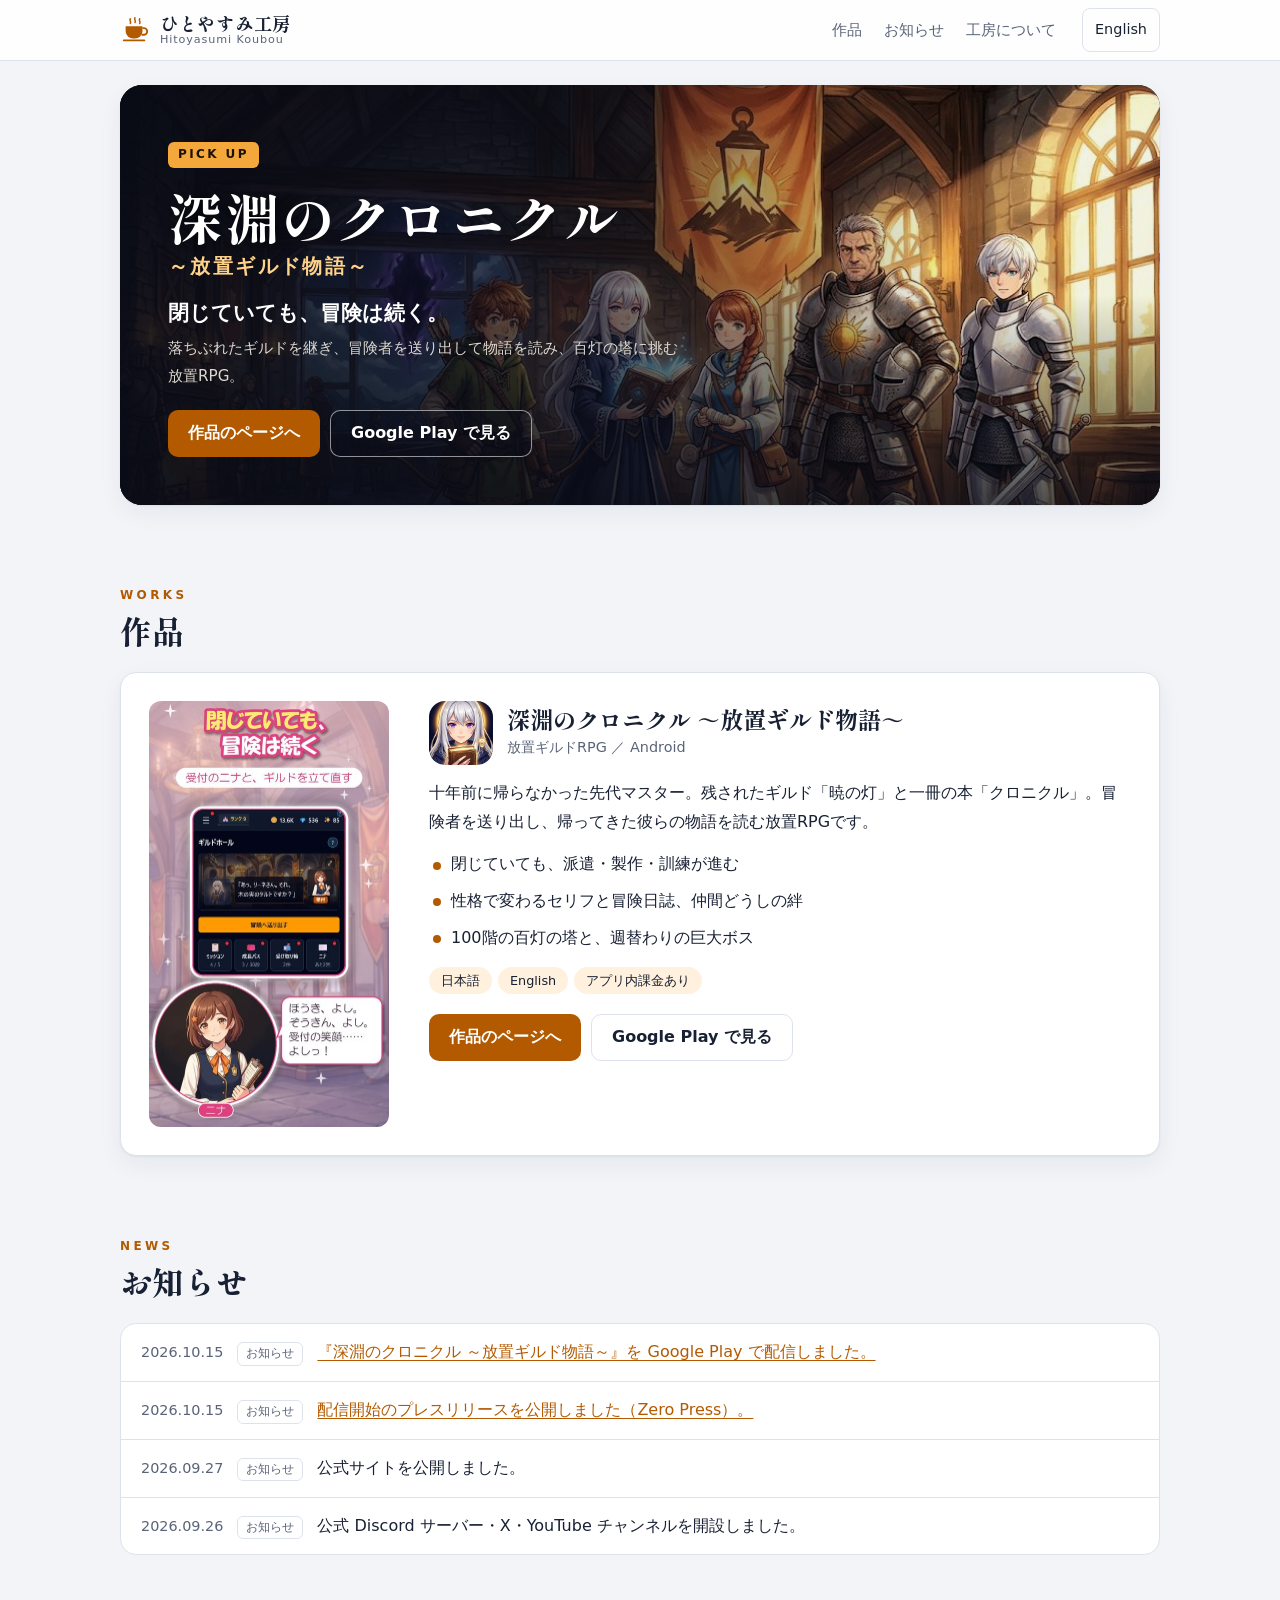
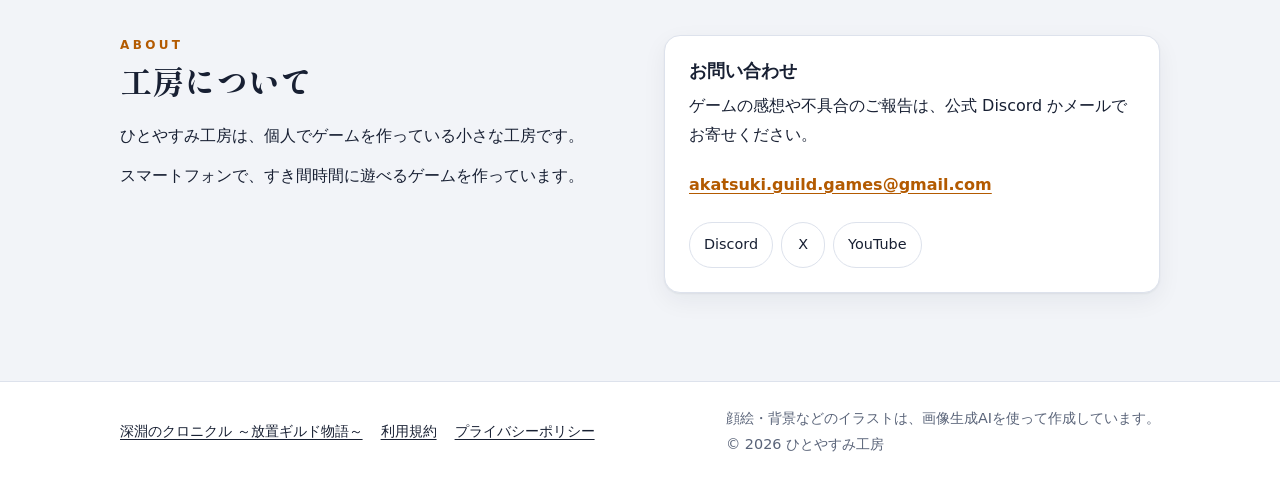
<file: index.html>
<!doctype html>
<html lang="ja">
<head>
<meta charset="utf-8">
<meta name="viewport" content="width=device-width, initial-scale=1, viewport-fit=cover">
<title>ひとやすみ工房｜Hitoyasumi Koubou</title>
<meta name="description" content="個人でゲームを作っている小さな工房「ひとやすみ工房」のサイトです。放置ギルドRPG「深淵のクロニクル」を作っています。">
<link rel="canonical" href="https://hitoyasumi-koubou.github.io/">
<link rel="alternate" hreflang="ja" href="https://hitoyasumi-koubou.github.io/">
<link rel="alternate" hreflang="en" href="https://hitoyasumi-koubou.github.io/en/">
<link rel="alternate" hreflang="x-default" href="https://hitoyasumi-koubou.github.io/">
<meta property="og:type" content="website">
<meta property="og:site_name" content="ひとやすみ工房">
<meta property="og:title" content="ひとやすみ工房｜Hitoyasumi Koubou">
<meta property="og:description" content="個人でゲームを作っている小さな工房「ひとやすみ工房」のサイトです。放置ギルドRPG「深淵のクロニクル」を作っています。">
<meta property="og:url" content="https://hitoyasumi-koubou.github.io/">
<meta property="og:image" content="https://hitoyasumi-koubou.github.io/assets/img/ogp.jpg">
<meta property="og:locale" content="ja_JP">
<meta name="twitter:card" content="summary_large_image">
<meta name="twitter:site" content="@hitoyasumikobo">
<link rel="icon" type="image/png" sizes="48x48" href="assets/img/favicon-48.png">
<link rel="icon" type="image/png" sizes="192x192" href="assets/img/icon-192.png">
<link rel="apple-touch-icon" href="assets/img/apple-touch-icon.png">
<link rel="preconnect" href="https://fonts.googleapis.com"><link rel="preconnect" href="https://fonts.gstatic.com" crossorigin><link rel="stylesheet" href="https://fonts.googleapis.com/css2?family=Shippori+Mincho+B1:wght@600;800&family=Zen+Kaku+Gothic+New:wght@400;700&display=swap">
<link rel="stylesheet" href="assets/css/studio.css">
</head>
<body class="studio">
<a class="skip" href="#main">本文へ移動</a>
<header class="s-header">
  <div class="wrap s-header-in">
    <a class="brand" href="./"><svg class="mark" viewBox="0 0 32 32" aria-hidden="true"><path d="M11 4c-1.5 2 1.5 3 0 5M16 3c-1.5 2 1.5 3 0 5M21 4c-1.5 2 1.5 3 0 5" fill="none" stroke="currentColor" stroke-width="1.6" stroke-linecap="round"/><path d="M6 12h18v5a8 8 0 0 1-8 8h-2a8 8 0 0 1-8-8z" fill="currentColor"/><path d="M24 14h1.5a3.5 3.5 0 0 1 0 7H23" fill="none" stroke="currentColor" stroke-width="2"/><path d="M4 27h22" stroke="currentColor" stroke-width="2" stroke-linecap="round"/></svg><span><b>ひとやすみ工房</b><small>Hitoyasumi Koubou</small></span></a>
    <nav class="s-nav" aria-label="作品"><a href="#works">作品</a><a href="#news">お知らせ</a><a href="#about">工房について</a></nav><a class="lang" href="en/" hreflang="en" lang="en">English</a>
  </div>
</header>
<main id="main" class="wrap">
  <section class="pickup" aria-labelledby="pick-title">
    <img class="pickup-bg" src="assets/img/kv.jpg" alt="" width="1024" height="572">
    <div class="pickup-in">
      <p class="chip">PICK UP</p>
      <h1 id="pick-title"><span>深淵のクロニクル</span><small>～放置ギルド物語～</small></h1>
      <p class="pickup-catch">閉じていても、冒険は続く。</p>
      <p class="pickup-lead">落ちぶれたギルドを継ぎ、冒険者を送り出して物語を読み、百灯の塔に挑む放置RPG。</p>
      <p class="actions"><a class="btn btn-accent" href="abyss-chronicle/">作品のページへ</a><a class="btn btn-glass" href="https://play.google.com/store/apps/details?id=jp.hitoyasumikoubou.abysschronicle&amp;referrer=utm_source%3Dsite%26utm_medium%3Dweb%26utm_campaign%3Dlaunch">Google Play で見る</a></p>
      
    </div>
  </section>

  <section id="works" class="block" aria-labelledby="works-title">
    <p class="label">WORKS</p>
    <h2 id="works-title">作品</h2>
    <article class="work">
      <a class="work-art" href="abyss-chronicle/" tabindex="-1" aria-hidden="true"><img src="assets/img/store/ja/01_hall.jpg" alt="" width="480" height="853" loading="lazy"></a>
      <div class="work-body">
        <div class="work-head"><img class="work-icon" src="assets/img/icon-192.png" alt="" width="64" height="64"><div><h3><a href="abyss-chronicle/">深淵のクロニクル ～放置ギルド物語～</a></h3><p class="muted">放置ギルドRPG ／ Android</p></div></div>
        <p>十年前に帰らなかった先代マスター。残されたギルド「暁の灯」と一冊の本「クロニクル」。冒険者を送り出し、帰ってきた彼らの物語を読む放置RPGです。</p>
        <ul class="points"><li>閉じていても、派遣・製作・訓練が進む</li><li>性格で変わるセリフと冒険日誌、仲間どうしの絆</li><li>100階の百灯の塔と、週替わりの巨大ボス</li></ul>
        <ul class="tags"><li>日本語</li><li>English</li><li>アプリ内課金あり</li></ul>
        <p class="actions"><a class="btn btn-accent" href="abyss-chronicle/">作品のページへ</a><a class="btn btn-line" href="https://play.google.com/store/apps/details?id=jp.hitoyasumikoubou.abysschronicle&amp;referrer=utm_source%3Dsite%26utm_medium%3Dweb%26utm_campaign%3Dlaunch">Google Play で見る</a></p>
      </div>
    </article>
  </section>

  <section id="news" class="block" aria-labelledby="news-title">
    <p class="label">NEWS</p>
    <h2 id="news-title">お知らせ</h2>
    <ul class="news"><li><time datetime="2026-10-15">2026.10.15</time><span class="tag">お知らせ</span><span class="news-text"><a href="https://play.google.com/store/apps/details?id=jp.hitoyasumikoubou.abysschronicle&amp;referrer=utm_source%3Dsite%26utm_medium%3Dweb%26utm_campaign%3Dlaunch">『深淵のクロニクル ～放置ギルド物語～』を Google Play で配信しました。</a></span></li><li><time datetime="2026-10-15">2026.10.15</time><span class="tag">お知らせ</span><span class="news-text"><a href="https://zero-press.net/p/r-mv5u9wf8pgk1">配信開始のプレスリリースを公開しました（Zero Press）。</a></span></li><li><time datetime="2026-09-27">2026.09.27</time><span class="tag">お知らせ</span><span class="news-text">公式サイトを公開しました。</span></li><li><time datetime="2026-09-26">2026.09.26</time><span class="tag">お知らせ</span><span class="news-text">公式 Discord サーバー・X・YouTube チャンネルを開設しました。</span></li></ul>
  </section>

  <section id="about" class="block two" aria-labelledby="about-title">
    <div>
      <p class="label">ABOUT</p>
      <h2 id="about-title">工房について</h2>
      <p>ひとやすみ工房は、個人でゲームを作っている小さな工房です。</p><p>スマートフォンで、すき間時間に遊べるゲームを作っています。</p>
    </div>
    <div class="contact-card">
      <h3>お問い合わせ</h3>
      <p>ゲームの感想や不具合のご報告は、公式 Discord かメールでお寄せください。</p>
      <p class="mail"><a href="mailto:akatsuki.guild.games@gmail.com">akatsuki.guild.games@gmail.com</a></p>
      <ul class="sns"><li><a href="https://discord.gg/Fvb69Ty5zP">Discord</a></li><li><a href="https://x.com/hitoyasumikobo">X</a></li><li><a href="https://youtu.be/XjSGZbV8jGs">YouTube</a></li></ul>
    </div>
  </section>
</main>
<footer class="s-footer">
  <div class="wrap s-footer-in">
    <p class="foot-links"><a href="abyss-chronicle/">深淵のクロニクル ～放置ギルド物語～</a><a href="https://sites.google.com/view/hitoyasumi-koubou/abyss-chronicle-terms">利用規約</a><a href="https://sites.google.com/view/hitoyasumi-koubou/abyss-chronicle-privacy">プライバシーポリシー</a></p>
    <div class="muted"><p>顔絵・背景などのイラストは、画像生成AIを使って作成しています。</p><p>© 2026 ひとやすみ工房</p></div>
  </div>
</footer>
</body>
</html>
</file>
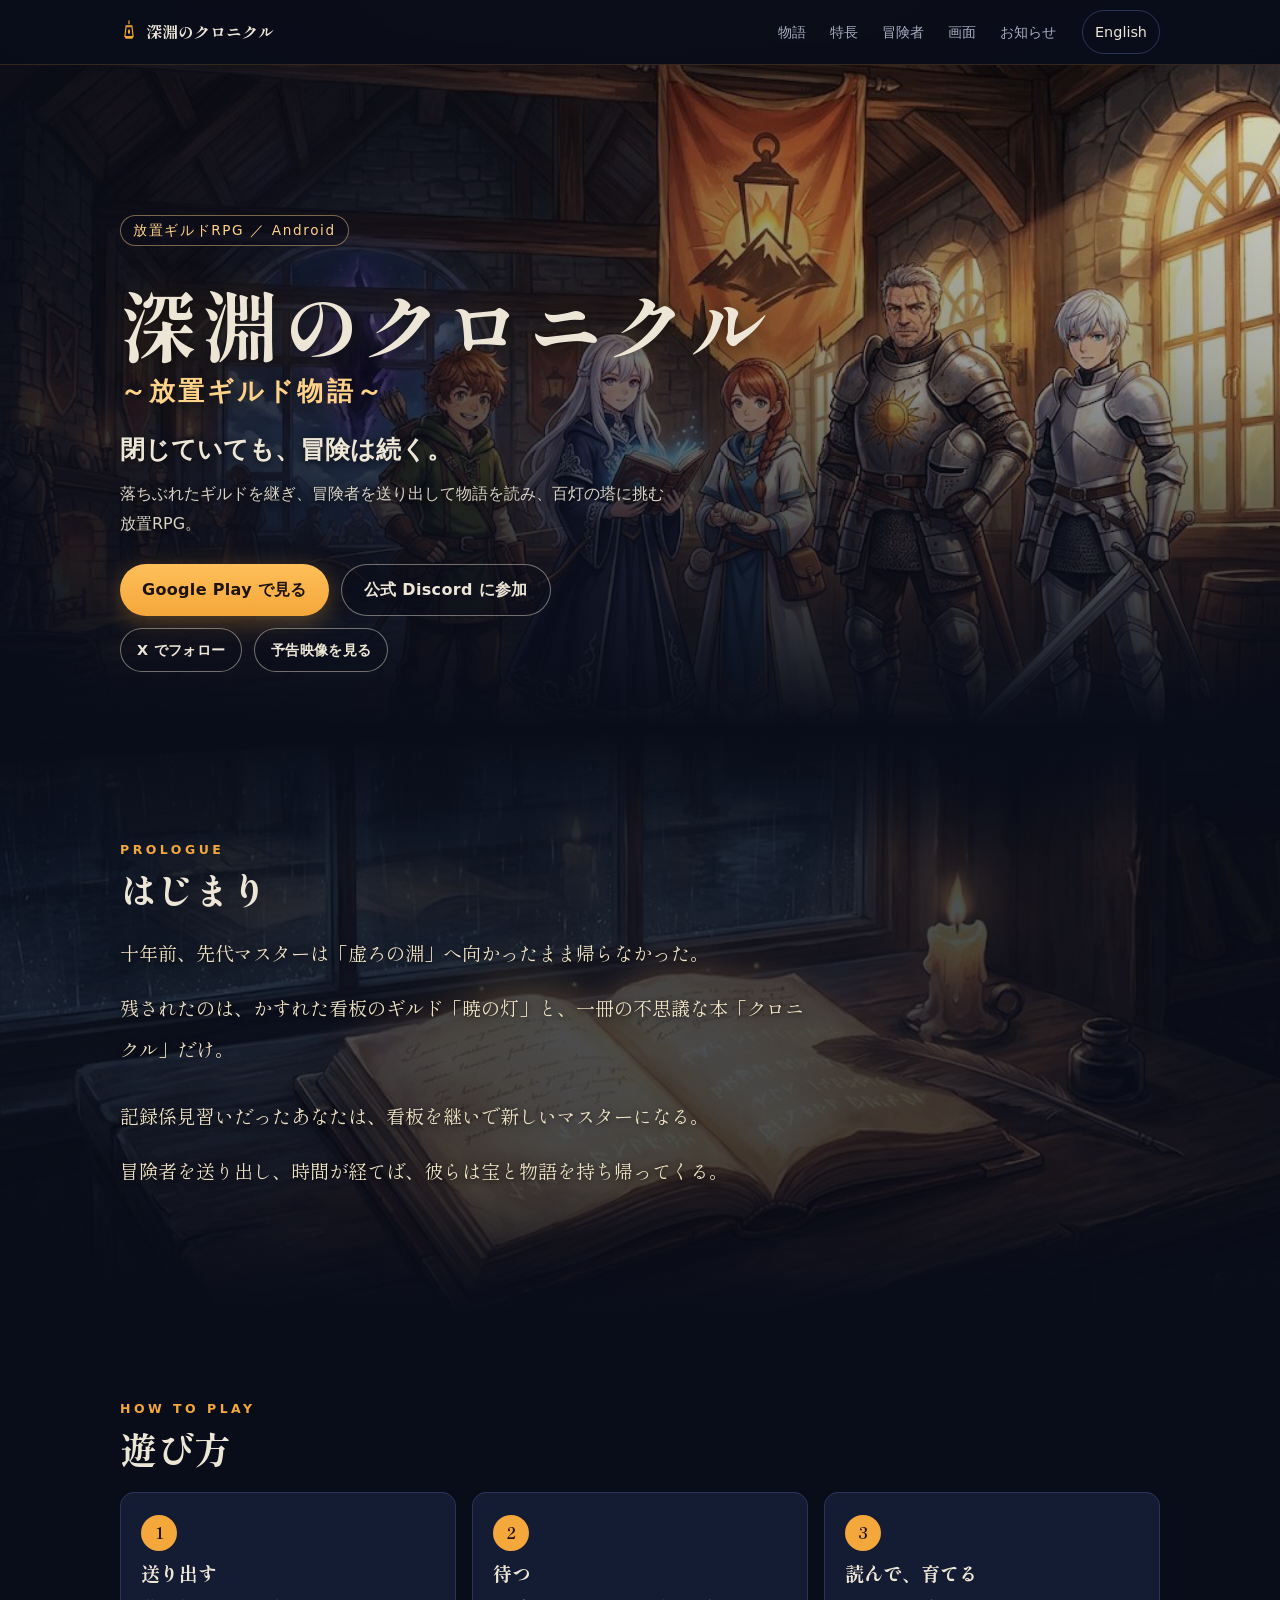
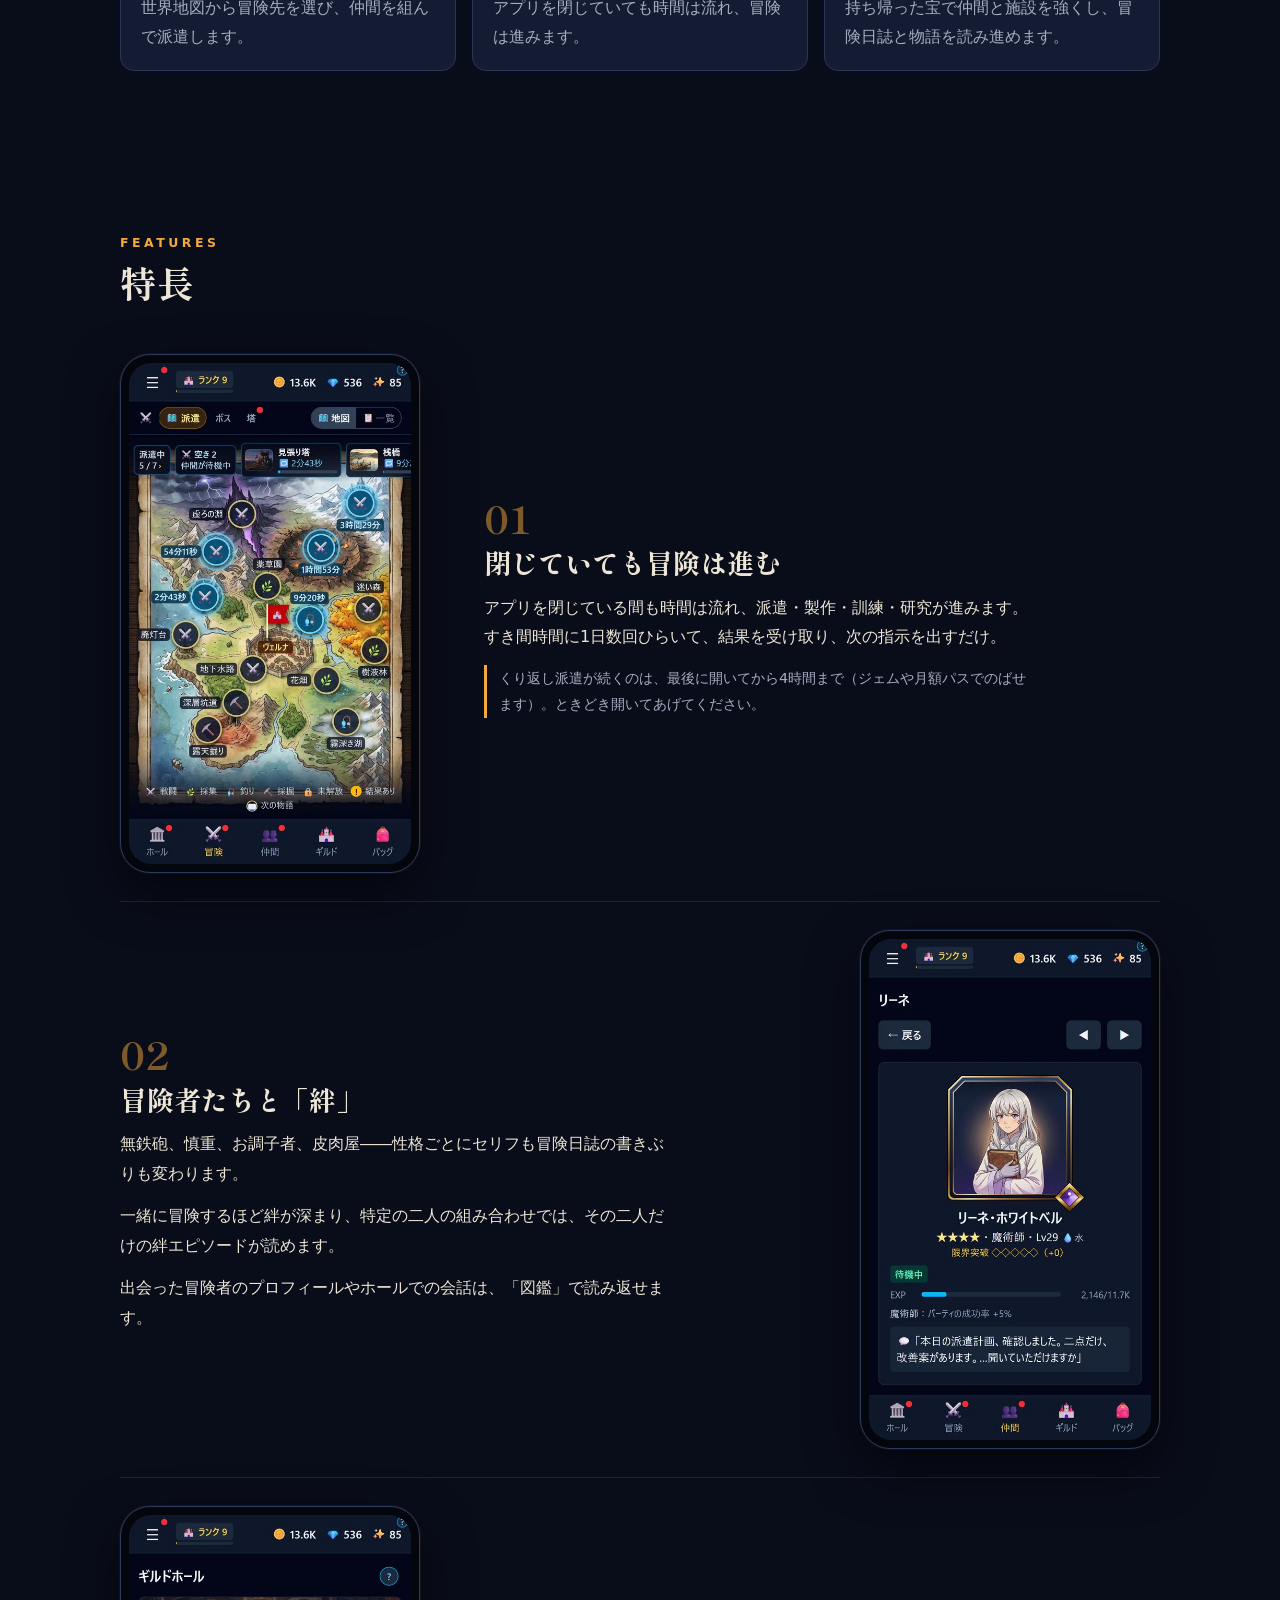
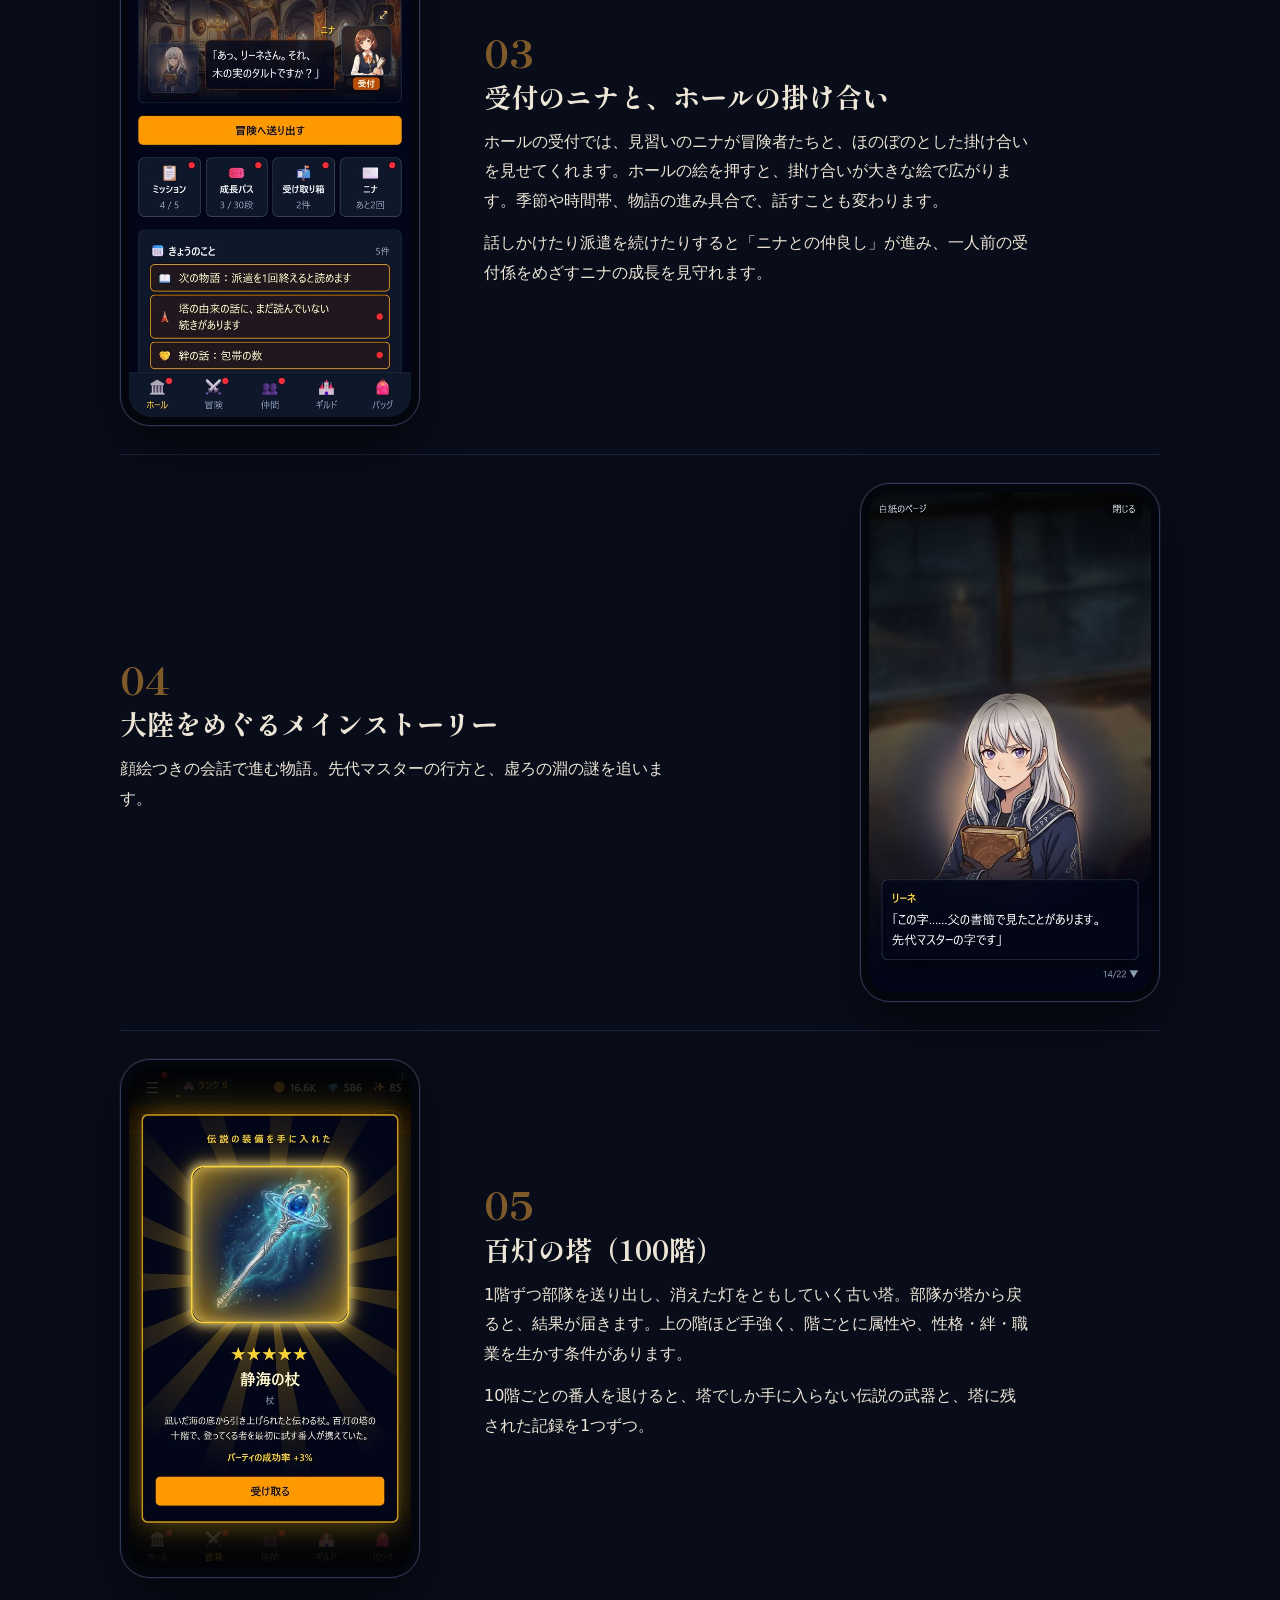
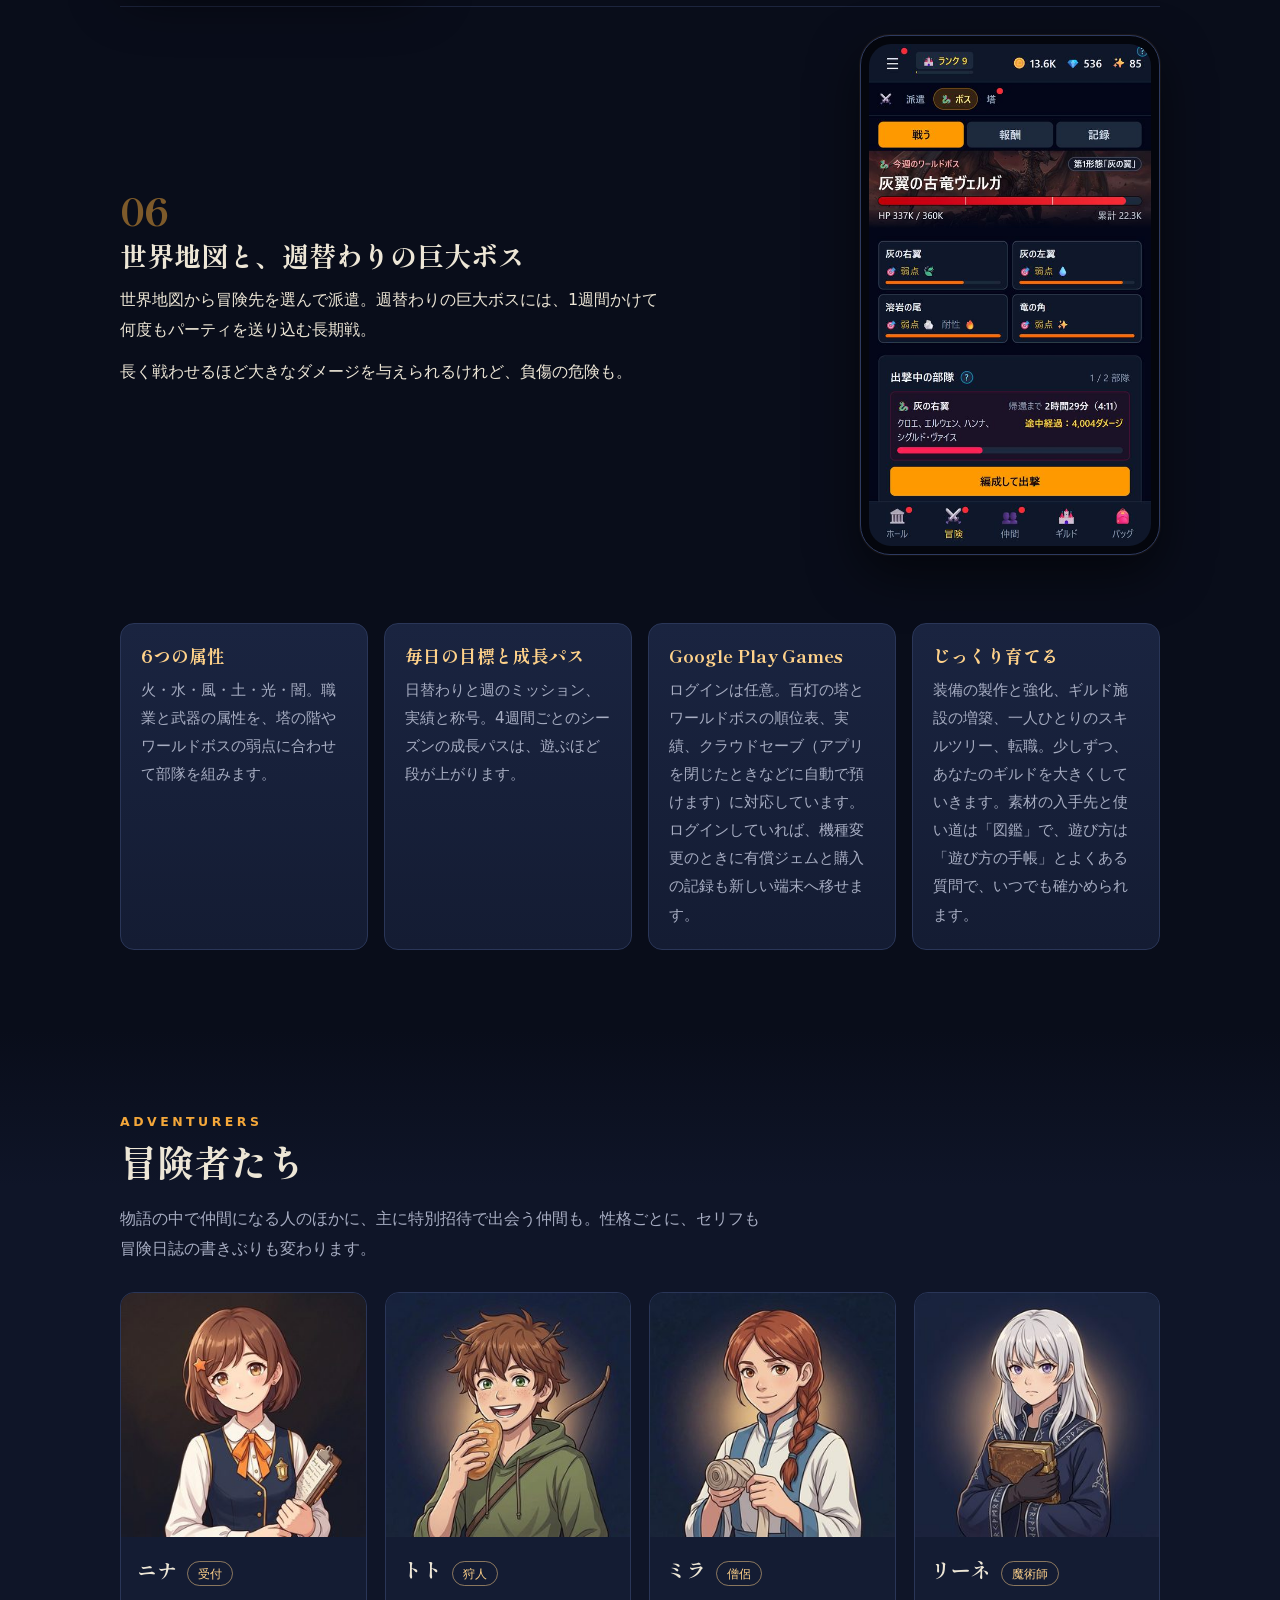
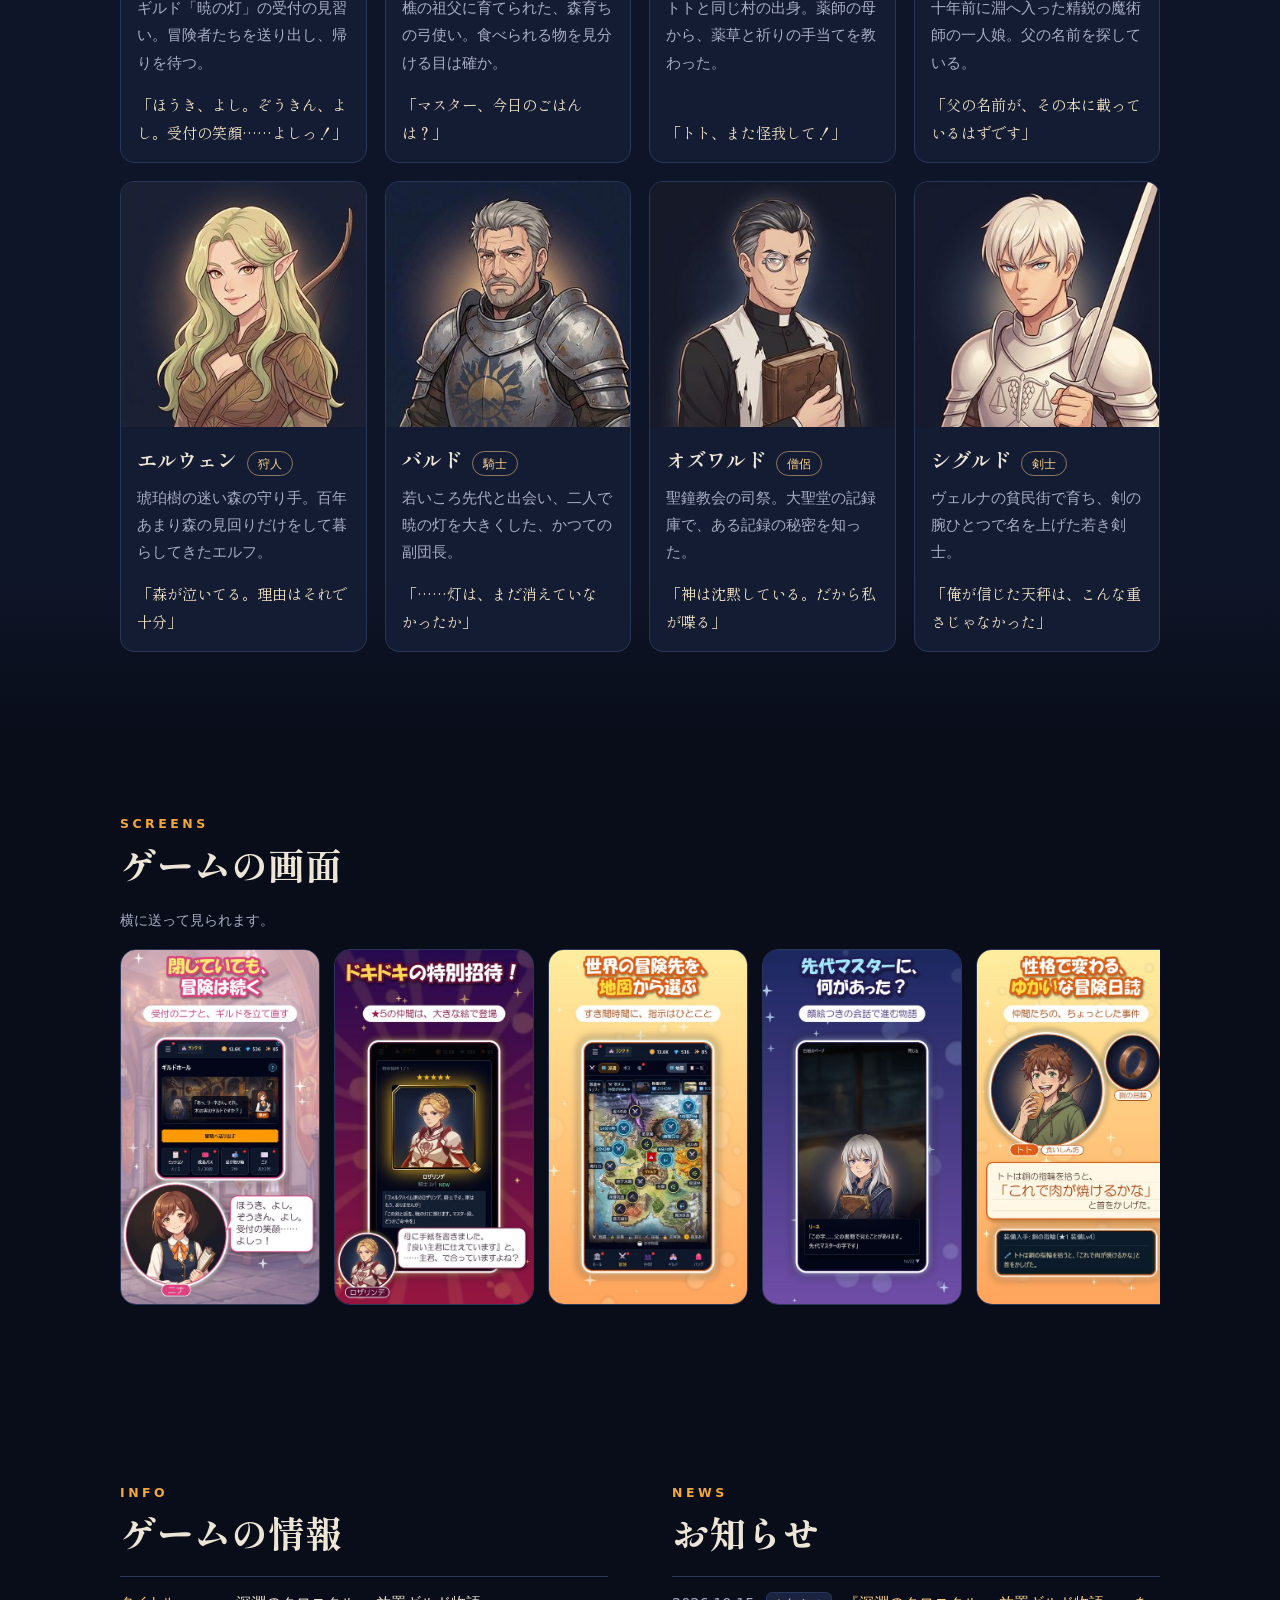
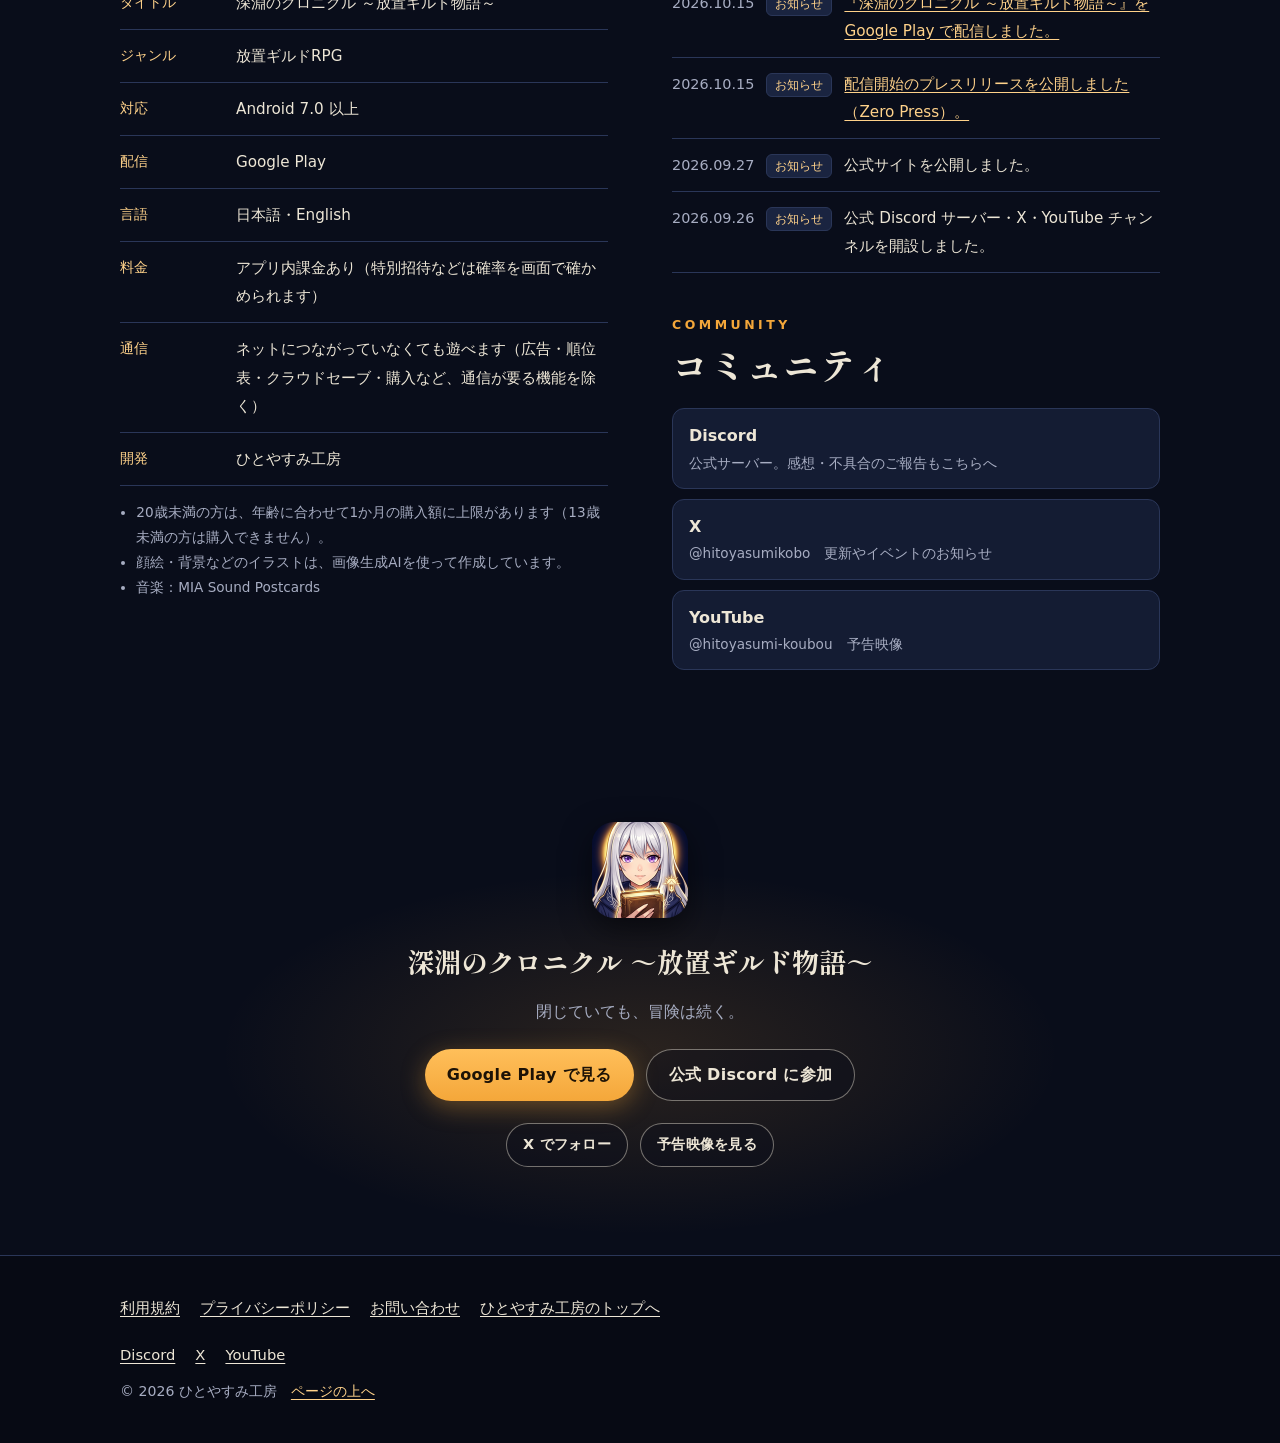
<file: abyss-chronicle/index.html>
<!doctype html>
<html lang="ja">
<head>
<meta charset="utf-8">
<meta name="viewport" content="width=device-width, initial-scale=1, viewport-fit=cover">
<title>深淵のクロニクル ～放置ギルド物語～｜ひとやすみ工房</title>
<meta name="description" content="落ちぶれたギルドを継ぎ、冒険者を送り出して物語を読み、百灯の塔に挑む放置RPG（Android）。閉じていても、冒険は続く。">
<link rel="canonical" href="https://hitoyasumi-koubou.github.io/abyss-chronicle/">
<link rel="alternate" hreflang="ja" href="https://hitoyasumi-koubou.github.io/abyss-chronicle/">
<link rel="alternate" hreflang="en" href="https://hitoyasumi-koubou.github.io/abyss-chronicle/en/">
<link rel="alternate" hreflang="x-default" href="https://hitoyasumi-koubou.github.io/abyss-chronicle/">
<meta property="og:type" content="website">
<meta property="og:site_name" content="ひとやすみ工房">
<meta property="og:title" content="深淵のクロニクル ～放置ギルド物語～｜ひとやすみ工房">
<meta property="og:description" content="落ちぶれたギルドを継ぎ、冒険者を送り出して物語を読み、百灯の塔に挑む放置RPG（Android）。閉じていても、冒険は続く。">
<meta property="og:url" content="https://hitoyasumi-koubou.github.io/abyss-chronicle/">
<meta property="og:image" content="https://hitoyasumi-koubou.github.io/assets/img/ogp.jpg">
<meta property="og:locale" content="ja_JP">
<meta name="twitter:card" content="summary_large_image">
<meta name="twitter:site" content="@hitoyasumikobo">
<link rel="icon" type="image/png" sizes="48x48" href="../assets/img/favicon-48.png">
<link rel="icon" type="image/png" sizes="192x192" href="../assets/img/icon-192.png">
<link rel="apple-touch-icon" href="../assets/img/apple-touch-icon.png">
<link rel="preconnect" href="https://fonts.googleapis.com"><link rel="preconnect" href="https://fonts.gstatic.com" crossorigin><link rel="stylesheet" href="https://fonts.googleapis.com/css2?family=Shippori+Mincho+B1:wght@600;800&family=Zen+Kaku+Gothic+New:wght@400;700&display=swap">
<link rel="stylesheet" href="../assets/css/game.css">
</head>
<body class="game">
<a class="skip" href="#main">本文へ移動</a>
<header class="g-header">
  <div class="g-header-in">
    <a class="g-brand" href="#top"><svg class="lamp" viewBox="0 0 24 32" aria-hidden="true"><path d="M12 1v4" stroke="currentColor" stroke-width="1.6" stroke-linecap="round"/><path d="M7 7h10l-1 2H8z" fill="currentColor"/><path d="M8 9h8l1.5 13h-11z" fill="none" stroke="currentColor" stroke-width="1.6" stroke-linejoin="round"/><path d="M12 12c2 2.5 2.2 4.5 0 7-2.2-2.5-2-4.5 0-7z" fill="currentColor"/><path d="M6 22h12l-1.5 3h-9z" fill="currentColor"/></svg><span>深淵のクロニクル</span></a>
    <nav class="g-nav" aria-label="特長"><a href="#story">物語</a><a href="#features">特長</a><a href="#adventurers">冒険者</a><a href="#screens">画面</a><a href="#news">お知らせ</a></nav><a class="lang" href="en/" hreflang="en" lang="en">English</a>
  </div>
</header>
<main id="main">
  <section class="hero" id="top">
    <img class="hero-bg" src="../assets/img/kv.jpg" alt="" width="1024" height="572">
    <div class="hero-in">
      <p class="eyebrow">放置ギルドRPG ／ Android</p>
      <h1><span class="h1-main">深淵のクロニクル</span><span class="h1-sub">～放置ギルド物語～</span></h1>
      <p class="catch">閉じていても、冒険は続く。</p>
      <p class="lead">落ちぶれたギルドを継ぎ、冒険者を送り出して物語を読み、百灯の塔に挑む放置RPG。</p>
      <p class="actions"><a class="btn btn-lamp" href="https://play.google.com/store/apps/details?id=jp.hitoyasumikoubou.abysschronicle&amp;referrer=utm_source%3Dsite%26utm_medium%3Dweb%26utm_campaign%3Dlaunch">Google Play で見る</a><a class="btn btn-ghost" href="https://discord.gg/Fvb69Ty5zP">公式 Discord に参加</a></p><p class="actions follow-row"><a class="btn btn-ghost" href="https://x.com/hitoyasumikobo">X でフォロー</a><a class="btn btn-ghost" href="https://youtu.be/XjSGZbV8jGs">予告映像を見る</a></p>
    </div>
  </section>

  <section class="story" id="story" aria-labelledby="story-title">
    <img class="story-bg" src="../assets/img/art/chronicle.jpg" alt="" width="960" height="536" loading="lazy">
    <div class="wrap story-in">
      <p class="label">PROLOGUE</p>
      <h2 id="story-title">はじまり</h2>
      <div class="story-text"><p>十年前、先代マスターは「虚ろの淵」へ向かったまま帰らなかった。</p><p>残されたのは、かすれた看板のギルド「暁の灯」と、一冊の不思議な本「クロニクル」だけ。</p><p>記録係見習いだったあなたは、看板を継いで新しいマスターになる。</p><p>冒険者を送り出し、時間が経てば、彼らは宝と物語を持ち帰ってくる。</p></div>
    </div>
  </section>

  <section class="wrap sec" aria-labelledby="how-title">
    <p class="label">HOW TO PLAY</p>
    <h2 id="how-title">遊び方</h2>
    <ol class="how"><li><span class="step-n">1</span><h3>送り出す</h3><p>世界地図から冒険先を選び、仲間を組んで派遣します。</p></li><li><span class="step-n">2</span><h3>待つ</h3><p>アプリを閉じていても時間は流れ、冒険は進みます。</p></li><li><span class="step-n">3</span><h3>読んで、育てる</h3><p>持ち帰った宝で仲間と施設を強くし、冒険日誌と物語を読み進めます。</p></li></ol>
  </section>

  <section class="wrap sec" id="features" aria-labelledby="feat-title">
    <p class="label">FEATURES</p>
    <h2 id="feat-title">特長</h2>
    <article class="feat">
      <figure class="phone"><img src="../assets/img/shots/ja/08_map.jpg" alt="" width="540" height="960" loading="lazy"></figure>
      <div class="feat-text"><p class="feat-n">01</p><h3>閉じていても冒険は進む</h3><p>アプリを閉じている間も時間は流れ、派遣・製作・訓練・研究が進みます。すき間時間に1日数回ひらいて、結果を受け取り、次の指示を出すだけ。</p><p class="note">くり返し派遣が続くのは、最後に開いてから4時間まで（ジェムや月額パスでのばせます）。ときどき開いてあげてください。</p></div>
    </article><article class="feat flip">
      <figure class="phone"><img src="../assets/img/shots/ja/10_rine.jpg" alt="" width="540" height="960" loading="lazy"></figure>
      <div class="feat-text"><p class="feat-n">02</p><h3>冒険者たちと「絆」</h3><p>無鉄砲、慎重、お調子者、皮肉屋――性格ごとにセリフも冒険日誌の書きぶりも変わります。</p><p>一緒に冒険するほど絆が深まり、特定の二人の組み合わせでは、その二人だけの絆エピソードが読めます。</p><p>出会った冒険者のプロフィールやホールでの会話は、「図鑑」で読み返せます。</p></div>
    </article><article class="feat">
      <figure class="phone"><img src="../assets/img/shots/ja/01_hall.jpg" alt="" width="540" height="960" loading="lazy"></figure>
      <div class="feat-text"><p class="feat-n">03</p><h3>受付のニナと、ホールの掛け合い</h3><p>ホールの受付では、見習いのニナが冒険者たちと、ほのぼのとした掛け合いを見せてくれます。ホールの絵を押すと、掛け合いが大きな絵で広がります。季節や時間帯、物語の進み具合で、話すことも変わります。</p><p>話しかけたり派遣を続けたりすると「ニナとの仲良し」が進み、一人前の受付係をめざすニナの成長を見守れます。</p></div>
    </article><article class="feat flip">
      <figure class="phone"><img src="../assets/img/shots/ja/05_story.jpg" alt="" width="540" height="960" loading="lazy"></figure>
      <div class="feat-text"><p class="feat-n">04</p><h3>大陸をめぐるメインストーリー</h3><p>顔絵つきの会話で進む物語。先代マスターの行方と、虚ろの淵の謎を追います。</p></div>
    </article><article class="feat">
      <figure class="phone"><img src="../assets/img/shots/ja/09_tower.jpg" alt="" width="540" height="960" loading="lazy"></figure>
      <div class="feat-text"><p class="feat-n">05</p><h3>百灯の塔（100階）</h3><p>1階ずつ部隊を送り出し、消えた灯をともしていく古い塔。部隊が塔から戻ると、結果が届きます。上の階ほど手強く、階ごとに属性や、性格・絆・職業を生かす条件があります。</p><p>10階ごとの番人を退けると、塔でしか手に入らない伝説の武器と、塔に残された記録を1つずつ。</p></div>
    </article><article class="feat flip">
      <figure class="phone"><img src="../assets/img/shots/ja/04_boss.jpg" alt="" width="540" height="960" loading="lazy"></figure>
      <div class="feat-text"><p class="feat-n">06</p><h3>世界地図と、週替わりの巨大ボス</h3><p>世界地図から冒険先を選んで派遣。週替わりの巨大ボスには、1週間かけて何度もパーティを送り込む長期戦。</p><p>長く戦わせるほど大きなダメージを与えられるけれど、負傷の危険も。</p></div>
    </article>
    <ul class="more"><li><h3>6つの属性</h3><p>火・水・風・土・光・闇。職業と武器の属性を、塔の階やワールドボスの弱点に合わせて部隊を組みます。</p></li><li><h3>毎日の目標と成長パス</h3><p>日替わりと週のミッション、実績と称号。4週間ごとのシーズンの成長パスは、遊ぶほど段が上がります。</p></li><li><h3>Google Play Games</h3><p>ログインは任意。百灯の塔とワールドボスの順位表、実績、クラウドセーブ（アプリを閉じたときなどに自動で預けます）に対応しています。ログインしていれば、機種変更のときに有償ジェムと購入の記録も新しい端末へ移せます。</p></li><li><h3>じっくり育てる</h3><p>装備の製作と強化、ギルド施設の増築、一人ひとりのスキルツリー、転職。少しずつ、あなたのギルドを大きくしていきます。素材の入手先と使い道は「図鑑」で、遊び方は「遊び方の手帳」とよくある質問で、いつでも確かめられます。</p></li></ul>
  </section>

  <section class="sec adv" id="adventurers" aria-labelledby="adv-title">
    <div class="wrap">
      <p class="label">ADVENTURERS</p>
      <h2 id="adv-title">冒険者たち</h2>
      <p class="sec-lead">物語の中で仲間になる人のほかに、主に特別招待で出会う仲間も。性格ごとに、セリフも冒険日誌の書きぶりも変わります。</p>
      <ul class="chars"><li class="char">
        <img src="../assets/img/chars/nina.jpg" alt="ニナ" width="320" height="320" loading="lazy">
        <div class="char-body"><p class="char-head"><b>ニナ</b><span class="job">受付</span></p><p>ギルド「暁の灯」の受付の見習い。冒険者たちを送り出し、帰りを待つ。</p><p class="quote">「ほうき、よし。ぞうきん、よし。受付の笑顔……よしっ！」</p></div>
      </li><li class="char">
        <img src="../assets/img/chars/toto.jpg" alt="トト" width="320" height="320" loading="lazy">
        <div class="char-body"><p class="char-head"><b>トト</b><span class="job">狩人</span></p><p>樵の祖父に育てられた、森育ちの弓使い。食べられる物を見分ける目は確か。</p><p class="quote">「マスター、今日のごはんは？」</p></div>
      </li><li class="char">
        <img src="../assets/img/chars/mira.jpg" alt="ミラ" width="320" height="320" loading="lazy">
        <div class="char-body"><p class="char-head"><b>ミラ</b><span class="job">僧侶</span></p><p>トトと同じ村の出身。薬師の母から、薬草と祈りの手当てを教わった。</p><p class="quote">「トト、また怪我して！」</p></div>
      </li><li class="char">
        <img src="../assets/img/chars/rine.jpg" alt="リーネ" width="320" height="320" loading="lazy">
        <div class="char-body"><p class="char-head"><b>リーネ</b><span class="job">魔術師</span></p><p>十年前に淵へ入った精鋭の魔術師の一人娘。父の名前を探している。</p><p class="quote">「父の名前が、その本に載っているはずです」</p></div>
      </li><li class="char">
        <img src="../assets/img/chars/elwen.jpg" alt="エルウェン" width="320" height="320" loading="lazy">
        <div class="char-body"><p class="char-head"><b>エルウェン</b><span class="job">狩人</span></p><p>琥珀樹の迷い森の守り手。百年あまり森の見回りだけをして暮らしてきたエルフ。</p><p class="quote">「森が泣いてる。理由はそれで十分」</p></div>
      </li><li class="char">
        <img src="../assets/img/chars/bard.jpg" alt="バルド" width="320" height="320" loading="lazy">
        <div class="char-body"><p class="char-head"><b>バルド</b><span class="job">騎士</span></p><p>若いころ先代と出会い、二人で暁の灯を大きくした、かつての副団長。</p><p class="quote">「……灯は、まだ消えていなかったか」</p></div>
      </li><li class="char">
        <img src="../assets/img/chars/oswald.jpg" alt="オズワルド" width="320" height="320" loading="lazy">
        <div class="char-body"><p class="char-head"><b>オズワルド</b><span class="job">僧侶</span></p><p>聖鐘教会の司祭。大聖堂の記録庫で、ある記録の秘密を知った。</p><p class="quote">「神は沈黙している。だから私が喋る」</p></div>
      </li><li class="char">
        <img src="../assets/img/chars/sigurd.jpg" alt="シグルド" width="320" height="320" loading="lazy">
        <div class="char-body"><p class="char-head"><b>シグルド</b><span class="job">剣士</span></p><p>ヴェルナの貧民街で育ち、剣の腕ひとつで名を上げた若き剣士。</p><p class="quote">「俺が信じた天秤は、こんな重さじゃなかった」</p></div>
      </li></ul>
    </div>
  </section>

  <section class="wrap sec" id="screens" aria-labelledby="screens-title">
    <p class="label">SCREENS</p>
    <h2 id="screens-title">ゲームの画面</h2>
    <p class="muted small">横に送って見られます。</p>
    <ul class="gallery" tabindex="0" aria-label="ゲームの画面"><li><img src="../assets/img/store/ja/01_hall.jpg" alt="" width="480" height="853" loading="lazy"></li><li><img src="../assets/img/store/ja/02_gacha.jpg" alt="" width="480" height="853" loading="lazy"></li><li><img src="../assets/img/store/ja/08_map.jpg" alt="" width="480" height="853" loading="lazy"></li><li><img src="../assets/img/store/ja/05_story.jpg" alt="" width="480" height="853" loading="lazy"></li><li><img src="../assets/img/store/ja/07_journal.jpg" alt="" width="480" height="853" loading="lazy"></li><li><img src="../assets/img/store/ja/04_boss.jpg" alt="" width="480" height="853" loading="lazy"></li><li><img src="../assets/img/store/ja/06_member.jpg" alt="" width="480" height="853" loading="lazy"></li><li><img src="../assets/img/store/ja/09_tower.jpg" alt="" width="480" height="853" loading="lazy"></li></ul>
  </section>

  <section class="wrap sec two-col" aria-labelledby="info-title">
    <div>
      <p class="label">INFO</p>
      <h2 id="info-title">ゲームの情報</h2>
      <dl class="info"><div><dt>タイトル</dt><dd>深淵のクロニクル ～放置ギルド物語～</dd></div><div><dt>ジャンル</dt><dd>放置ギルドRPG</dd></div><div><dt>対応</dt><dd>Android 7.0 以上</dd></div><div><dt>配信</dt><dd>Google Play</dd></div><div><dt>言語</dt><dd>日本語・English</dd></div><div><dt>料金</dt><dd>アプリ内課金あり（特別招待などは確率を画面で確かめられます）</dd></div><div><dt>通信</dt><dd>ネットにつながっていなくても遊べます（広告・順位表・クラウドセーブ・購入など、通信が要る機能を除く）</dd></div><div><dt>開発</dt><dd>ひとやすみ工房</dd></div></dl>
      <ul class="notes"><li>20歳未満の方は、年齢に合わせて1か月の購入額に上限があります（13歳未満の方は購入できません）。</li><li>顔絵・背景などのイラストは、画像生成AIを使って作成しています。</li><li>音楽：MIA Sound Postcards</li></ul>
    </div>
    <div id="news">
      <p class="label">NEWS</p>
      <h2>お知らせ</h2>
      <ul class="news"><li><time datetime="2026-10-15">2026.10.15</time><span class="tag">お知らせ</span><span class="news-text"><a href="https://play.google.com/store/apps/details?id=jp.hitoyasumikoubou.abysschronicle&amp;referrer=utm_source%3Dsite%26utm_medium%3Dweb%26utm_campaign%3Dlaunch">『深淵のクロニクル ～放置ギルド物語～』を Google Play で配信しました。</a></span></li><li><time datetime="2026-10-15">2026.10.15</time><span class="tag">お知らせ</span><span class="news-text"><a href="https://zero-press.net/p/r-mv5u9wf8pgk1">配信開始のプレスリリースを公開しました（Zero Press）。</a></span></li><li><time datetime="2026-09-27">2026.09.27</time><span class="tag">お知らせ</span><span class="news-text">公式サイトを公開しました。</span></li><li><time datetime="2026-09-26">2026.09.26</time><span class="tag">お知らせ</span><span class="news-text">公式 Discord サーバー・X・YouTube チャンネルを開設しました。</span></li></ul>
      <p class="label comm-label">COMMUNITY</p>
      <h2>コミュニティ</h2>
      <ul class="comms"><li><a class="comm" href="https://discord.gg/Fvb69Ty5zP"><b>Discord</b><span>公式サーバー。感想・不具合のご報告もこちらへ</span></a></li><li><a class="comm" href="https://x.com/hitoyasumikobo"><b>X</b><span>@hitoyasumikobo　更新やイベントのお知らせ</span></a></li><li><a class="comm" href="https://youtu.be/XjSGZbV8jGs"><b>YouTube</b><span>@hitoyasumi-koubou　予告映像</span></a></li></ul>
    </div>
  </section>

  <section class="final">
    <div class="wrap final-in">
      <img src="../assets/img/icon-192.png" alt="" width="96" height="96" loading="lazy">
      <p class="final-title"><span class="nw">深淵のクロニクル</span> <span class="nw">～放置ギルド物語～</span></p>
      <p class="catch">閉じていても、冒険は続く。</p>
      <p class="actions"><a class="btn btn-lamp" href="https://play.google.com/store/apps/details?id=jp.hitoyasumikoubou.abysschronicle&amp;referrer=utm_source%3Dsite%26utm_medium%3Dweb%26utm_campaign%3Dlaunch">Google Play で見る</a><a class="btn btn-ghost" href="https://discord.gg/Fvb69Ty5zP">公式 Discord に参加</a></p><p class="actions follow-row"><a class="btn btn-ghost" href="https://x.com/hitoyasumikobo">X でフォロー</a><a class="btn btn-ghost" href="https://youtu.be/XjSGZbV8jGs">予告映像を見る</a></p>
    </div>
  </section>
</main>
<footer class="g-footer">
  <div class="wrap g-footer-in">
    <p class="foot-links"><a href="https://sites.google.com/view/hitoyasumi-koubou/abyss-chronicle-terms">利用規約</a><a href="https://sites.google.com/view/hitoyasumi-koubou/abyss-chronicle-privacy">プライバシーポリシー</a><a href="mailto:akatsuki.guild.games@gmail.com">お問い合わせ</a><a href="../">ひとやすみ工房のトップへ</a></p>
    <p class="foot-links"><a href="https://discord.gg/Fvb69Ty5zP">Discord</a><a href="https://x.com/hitoyasumikobo">X</a><a href="https://www.youtube.com/@hitoyasumi-koubou">YouTube</a></p>
    <p class="muted small">© 2026 ひとやすみ工房　<a href="#top">ページの上へ</a></p>
  </div>
</footer>
</body>
</html>
</file>
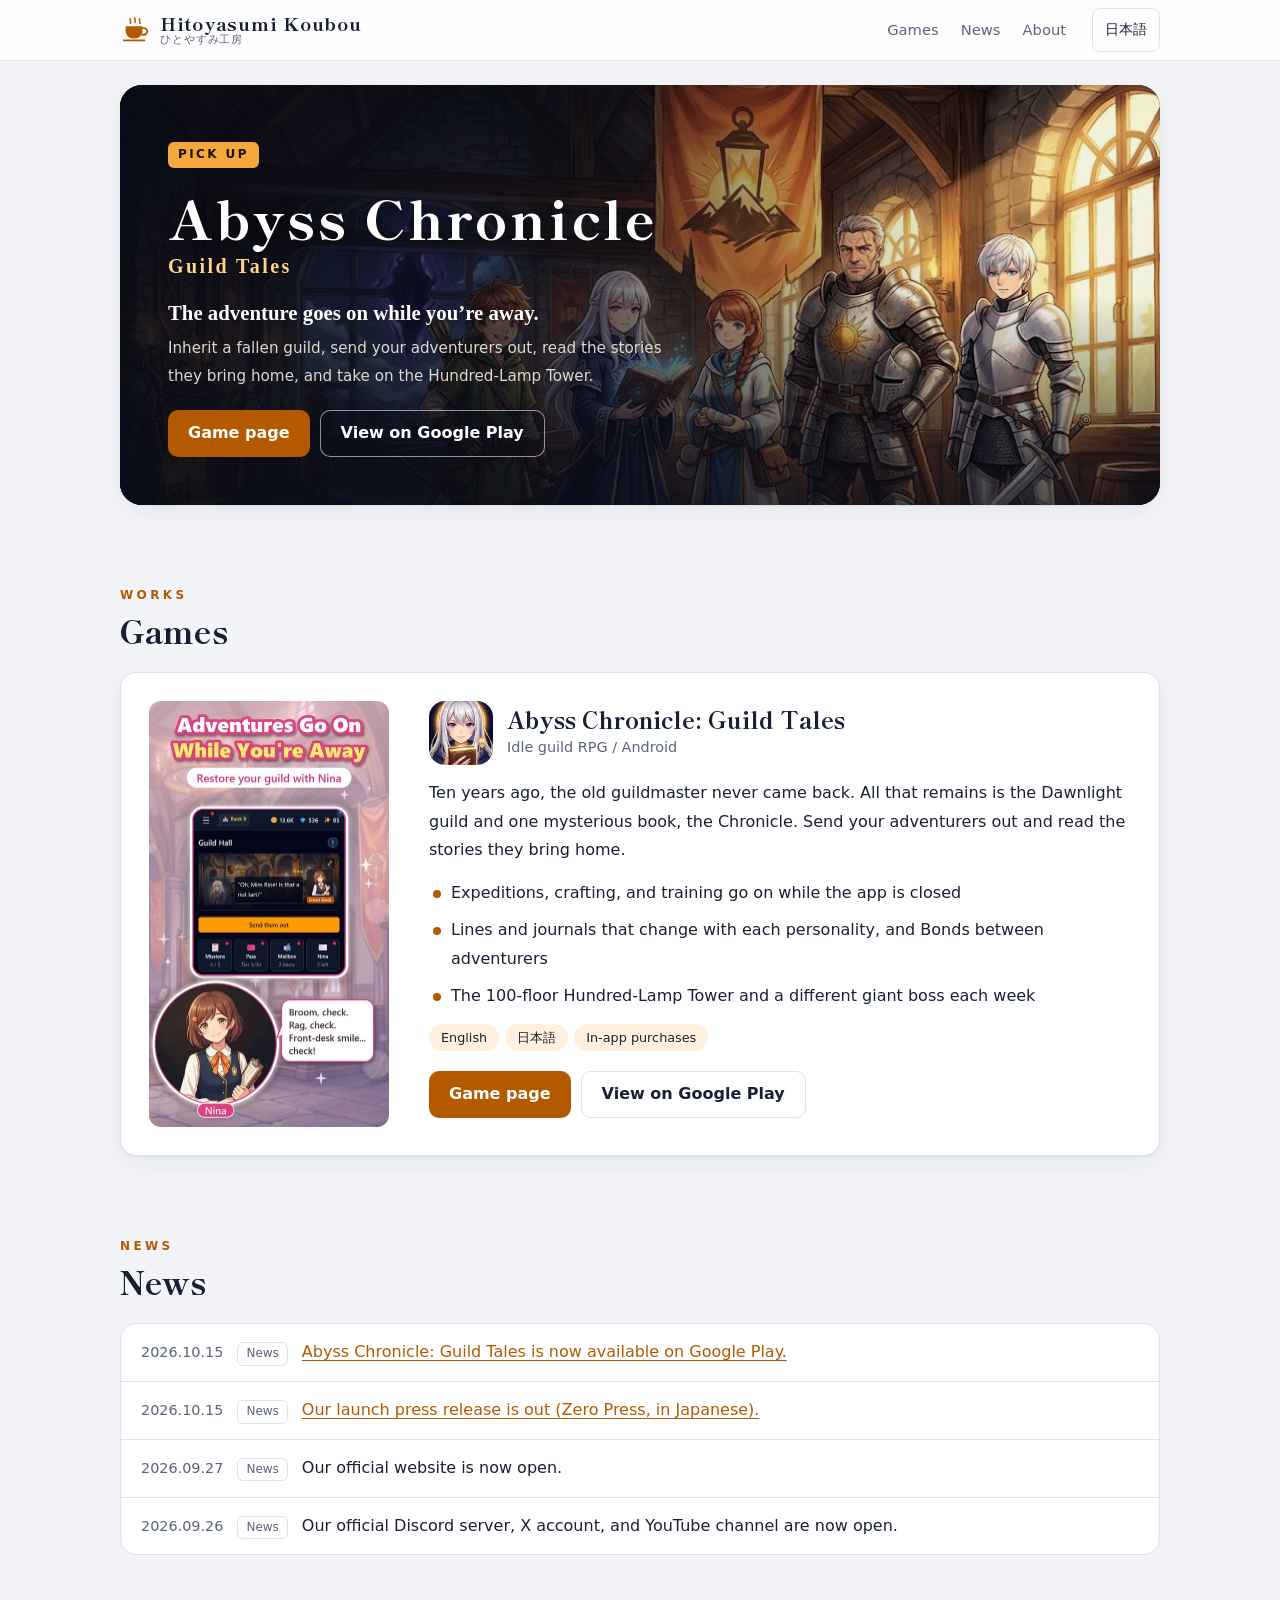
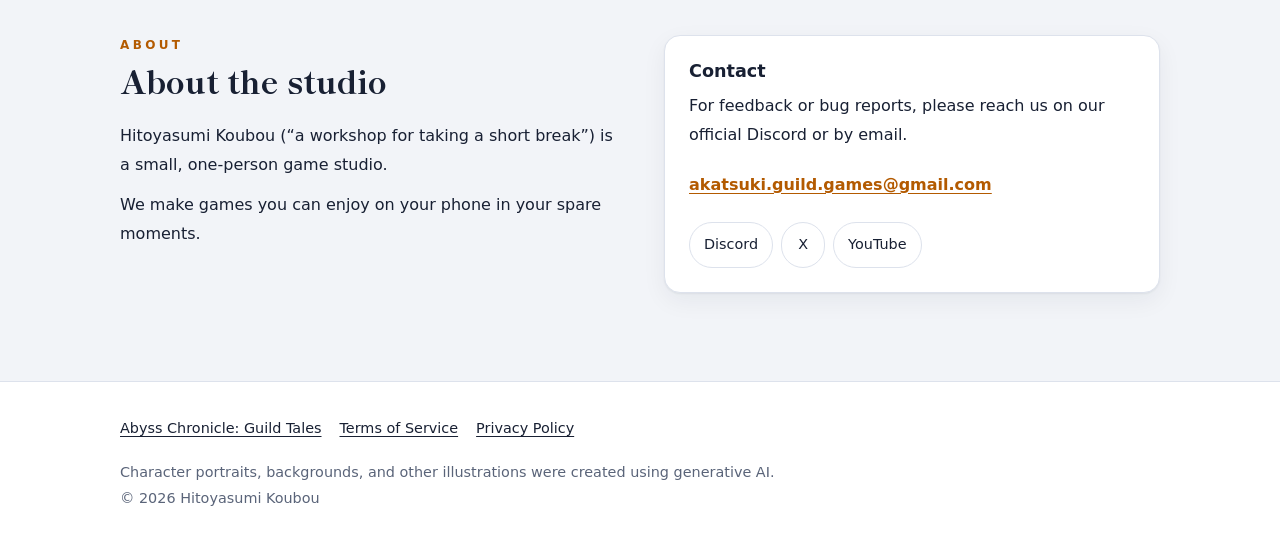
<file: en/index.html>
<!doctype html>
<html lang="en">
<head>
<meta charset="utf-8">
<meta name="viewport" content="width=device-width, initial-scale=1, viewport-fit=cover">
<title>Hitoyasumi Koubou | Indie game studio</title>
<meta name="description" content="Hitoyasumi Koubou is a one-person indie game studio, making Abyss Chronicle: Guild Tales, an idle guild RPG for Android.">
<link rel="canonical" href="https://hitoyasumi-koubou.github.io/en/">
<link rel="alternate" hreflang="ja" href="https://hitoyasumi-koubou.github.io/">
<link rel="alternate" hreflang="en" href="https://hitoyasumi-koubou.github.io/en/">
<link rel="alternate" hreflang="x-default" href="https://hitoyasumi-koubou.github.io/">
<meta property="og:type" content="website">
<meta property="og:site_name" content="Hitoyasumi Koubou">
<meta property="og:title" content="Hitoyasumi Koubou | Indie game studio">
<meta property="og:description" content="Hitoyasumi Koubou is a one-person indie game studio, making Abyss Chronicle: Guild Tales, an idle guild RPG for Android.">
<meta property="og:url" content="https://hitoyasumi-koubou.github.io/en/">
<meta property="og:image" content="https://hitoyasumi-koubou.github.io/assets/img/ogp.jpg">
<meta property="og:locale" content="en_US">
<meta name="twitter:card" content="summary_large_image">
<meta name="twitter:site" content="@hitoyasumikobo">
<link rel="icon" type="image/png" sizes="48x48" href="../assets/img/favicon-48.png">
<link rel="icon" type="image/png" sizes="192x192" href="../assets/img/icon-192.png">
<link rel="apple-touch-icon" href="../assets/img/apple-touch-icon.png">
<link rel="preconnect" href="https://fonts.googleapis.com"><link rel="preconnect" href="https://fonts.gstatic.com" crossorigin><link rel="stylesheet" href="https://fonts.googleapis.com/css2?family=Shippori+Mincho+B1:wght@600;800&family=Zen+Kaku+Gothic+New:wght@400;700&display=swap">
<link rel="stylesheet" href="../assets/css/studio.css">
</head>
<body class="studio">
<a class="skip" href="#main">Skip to content</a>
<header class="s-header">
  <div class="wrap s-header-in">
    <a class="brand" href="../"><svg class="mark" viewBox="0 0 32 32" aria-hidden="true"><path d="M11 4c-1.5 2 1.5 3 0 5M16 3c-1.5 2 1.5 3 0 5M21 4c-1.5 2 1.5 3 0 5" fill="none" stroke="currentColor" stroke-width="1.6" stroke-linecap="round"/><path d="M6 12h18v5a8 8 0 0 1-8 8h-2a8 8 0 0 1-8-8z" fill="currentColor"/><path d="M24 14h1.5a3.5 3.5 0 0 1 0 7H23" fill="none" stroke="currentColor" stroke-width="2"/><path d="M4 27h22" stroke="currentColor" stroke-width="2" stroke-linecap="round"/></svg><span><b>Hitoyasumi Koubou</b><small>ひとやすみ工房</small></span></a>
    <nav class="s-nav" aria-label="Games"><a href="#works">Games</a><a href="#news">News</a><a href="#about">About</a></nav><a class="lang" href="../" hreflang="ja" lang="ja">日本語</a>
  </div>
</header>
<main id="main" class="wrap">
  <section class="pickup" aria-labelledby="pick-title">
    <img class="pickup-bg" src="../assets/img/kv.jpg" alt="" width="1024" height="572">
    <div class="pickup-in">
      <p class="chip">PICK UP</p>
      <h1 id="pick-title"><span>Abyss Chronicle</span><small>Guild Tales</small></h1>
      <p class="pickup-catch">The adventure goes on while you’re away.</p>
      <p class="pickup-lead">Inherit a fallen guild, send your adventurers out, read the stories they bring home, and take on the Hundred-Lamp Tower.</p>
      <p class="actions"><a class="btn btn-accent" href="../abyss-chronicle/en/">Game page</a><a class="btn btn-glass" href="https://play.google.com/store/apps/details?id=jp.hitoyasumikoubou.abysschronicle&amp;referrer=utm_source%3Dsite%26utm_medium%3Dweb%26utm_campaign%3Dlaunch">View on Google Play</a></p>
      
    </div>
  </section>

  <section id="works" class="block" aria-labelledby="works-title">
    <p class="label">WORKS</p>
    <h2 id="works-title">Games</h2>
    <article class="work">
      <a class="work-art" href="../abyss-chronicle/en/" tabindex="-1" aria-hidden="true"><img src="../assets/img/store/en/01_hall.jpg" alt="" width="480" height="853" loading="lazy"></a>
      <div class="work-body">
        <div class="work-head"><img class="work-icon" src="../assets/img/icon-192.png" alt="" width="64" height="64"><div><h3><a href="../abyss-chronicle/en/">Abyss Chronicle: Guild Tales</a></h3><p class="muted">Idle guild RPG / Android</p></div></div>
        <p>Ten years ago, the old guildmaster never came back. All that remains is the Dawnlight guild and one mysterious book, the Chronicle. Send your adventurers out and read the stories they bring home.</p>
        <ul class="points"><li>Expeditions, crafting, and training go on while the app is closed</li><li>Lines and journals that change with each personality, and Bonds between adventurers</li><li>The 100-floor Hundred-Lamp Tower and a different giant boss each week</li></ul>
        <ul class="tags"><li>English</li><li>日本語</li><li>In-app purchases</li></ul>
        <p class="actions"><a class="btn btn-accent" href="../abyss-chronicle/en/">Game page</a><a class="btn btn-line" href="https://play.google.com/store/apps/details?id=jp.hitoyasumikoubou.abysschronicle&amp;referrer=utm_source%3Dsite%26utm_medium%3Dweb%26utm_campaign%3Dlaunch">View on Google Play</a></p>
      </div>
    </article>
  </section>

  <section id="news" class="block" aria-labelledby="news-title">
    <p class="label">NEWS</p>
    <h2 id="news-title">News</h2>
    <ul class="news"><li><time datetime="2026-10-15">2026.10.15</time><span class="tag">News</span><span class="news-text"><a href="https://play.google.com/store/apps/details?id=jp.hitoyasumikoubou.abysschronicle&amp;referrer=utm_source%3Dsite%26utm_medium%3Dweb%26utm_campaign%3Dlaunch">Abyss Chronicle: Guild Tales is now available on Google Play.</a></span></li><li><time datetime="2026-10-15">2026.10.15</time><span class="tag">News</span><span class="news-text"><a href="https://zero-press.net/p/r-mv5u9wf8pgk1">Our launch press release is out (Zero Press, in Japanese).</a></span></li><li><time datetime="2026-09-27">2026.09.27</time><span class="tag">News</span><span class="news-text">Our official website is now open.</span></li><li><time datetime="2026-09-26">2026.09.26</time><span class="tag">News</span><span class="news-text">Our official Discord server, X account, and YouTube channel are now open.</span></li></ul>
  </section>

  <section id="about" class="block two" aria-labelledby="about-title">
    <div>
      <p class="label">ABOUT</p>
      <h2 id="about-title">About the studio</h2>
      <p>Hitoyasumi Koubou (“a workshop for taking a short break”) is a small, one-person game studio.</p><p>We make games you can enjoy on your phone in your spare moments.</p>
    </div>
    <div class="contact-card">
      <h3>Contact</h3>
      <p>For feedback or bug reports, please reach us on our official Discord or by email.</p>
      <p class="mail"><a href="mailto:akatsuki.guild.games@gmail.com">akatsuki.guild.games@gmail.com</a></p>
      <ul class="sns"><li><a href="https://discord.gg/Fvb69Ty5zP">Discord</a></li><li><a href="https://x.com/hitoyasumikobo">X</a></li><li><a href="https://youtu.be/F5InyIVBQ9A">YouTube</a></li></ul>
    </div>
  </section>
</main>
<footer class="s-footer">
  <div class="wrap s-footer-in">
    <p class="foot-links"><a href="../abyss-chronicle/en/">Abyss Chronicle: Guild Tales</a><a href="https://sites.google.com/view/hitoyasumi-koubou/abyss-chronicle-terms">Terms of Service</a><a href="https://sites.google.com/view/hitoyasumi-koubou/abyss-chronicle-privacy">Privacy Policy</a></p>
    <div class="muted"><p>Character portraits, backgrounds, and other illustrations were created using generative AI.</p><p>© 2026 Hitoyasumi Koubou</p></div>
  </div>
</footer>
</body>
</html>
</file>
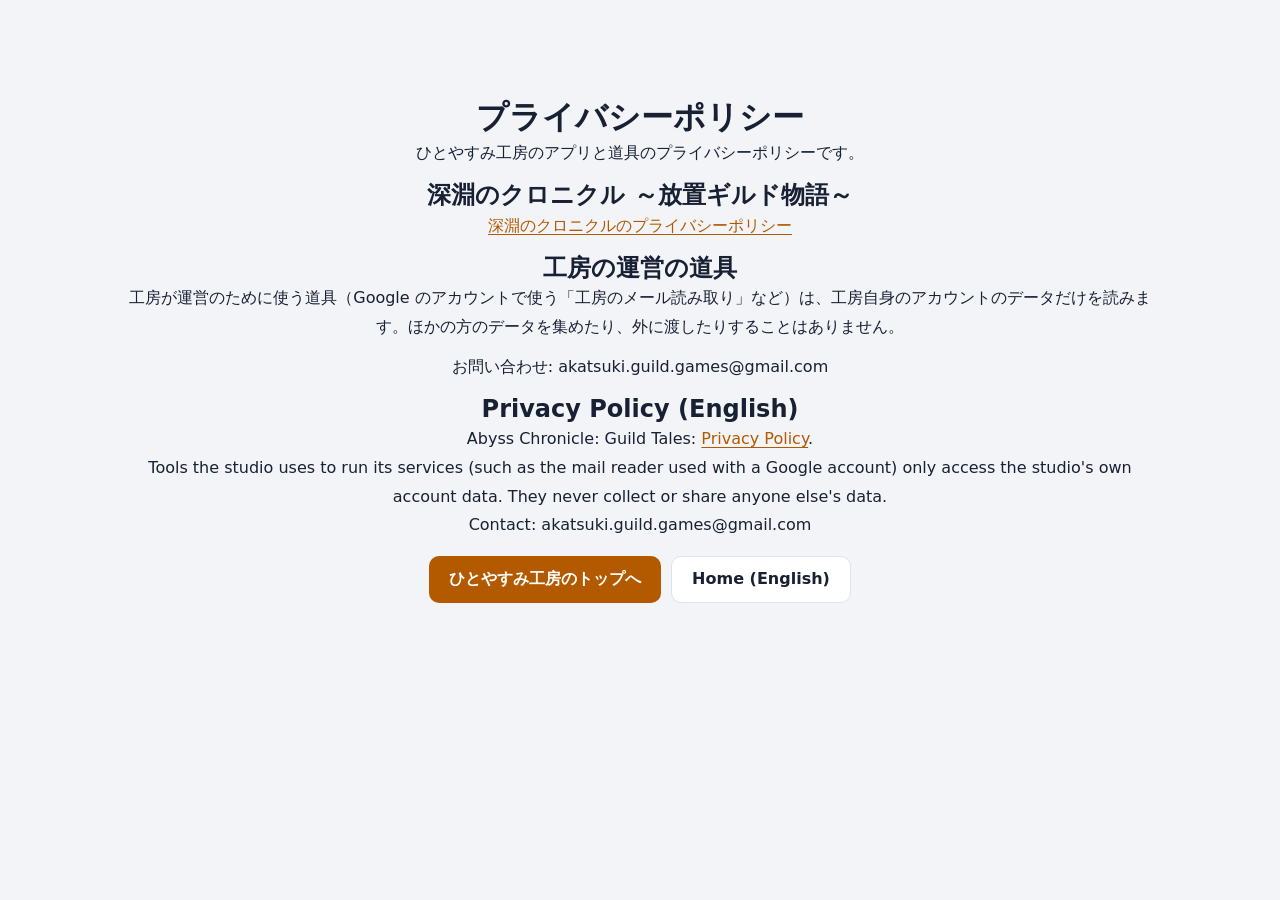
<file: privacy/index.html>
<!doctype html>
<html lang="ja"><head><meta charset="utf-8"><meta name="viewport" content="width=device-width, initial-scale=1">
<title>プライバシーポリシー｜ひとやすみ工房</title>
<link rel="icon" type="image/png" href="/assets/img/favicon-48.png"><link rel="stylesheet" href="/assets/css/studio.css"></head>
<body class="studio"><main class="wrap notfound"><h1>プライバシーポリシー</h1>
<p>ひとやすみ工房のアプリと道具のプライバシーポリシーです。</p>
<h2>深淵のクロニクル ～放置ギルド物語～</h2>
<p><a href="https://sites.google.com/view/hitoyasumi-koubou/abyss-chronicle-privacy">深淵のクロニクルのプライバシーポリシー</a></p>
<h2>工房の運営の道具</h2>
<p>工房が運営のために使う道具（Google のアカウントで使う「工房のメール読み取り」など）は、工房自身のアカウントのデータだけを読みます。ほかの方のデータを集めたり、外に渡したりすることはありません。</p>
<p>お問い合わせ: akatsuki.guild.games@gmail.com</p>
<h2 lang="en">Privacy Policy (English)</h2>
<p lang="en">Abyss Chronicle: Guild Tales: <a href="https://sites.google.com/view/hitoyasumi-koubou/abyss-chronicle-privacy">Privacy Policy</a>.<br>
Tools the studio uses to run its services (such as the mail reader used with a Google account) only access the studio's own account data. They never collect or share anyone else's data.<br>
Contact: akatsuki.guild.games@gmail.com</p>
<p class="actions"><a class="btn btn-accent" href="/">ひとやすみ工房のトップへ</a><a class="btn btn-line" href="/en/">Home (English)</a></p></main></body></html>
</file>
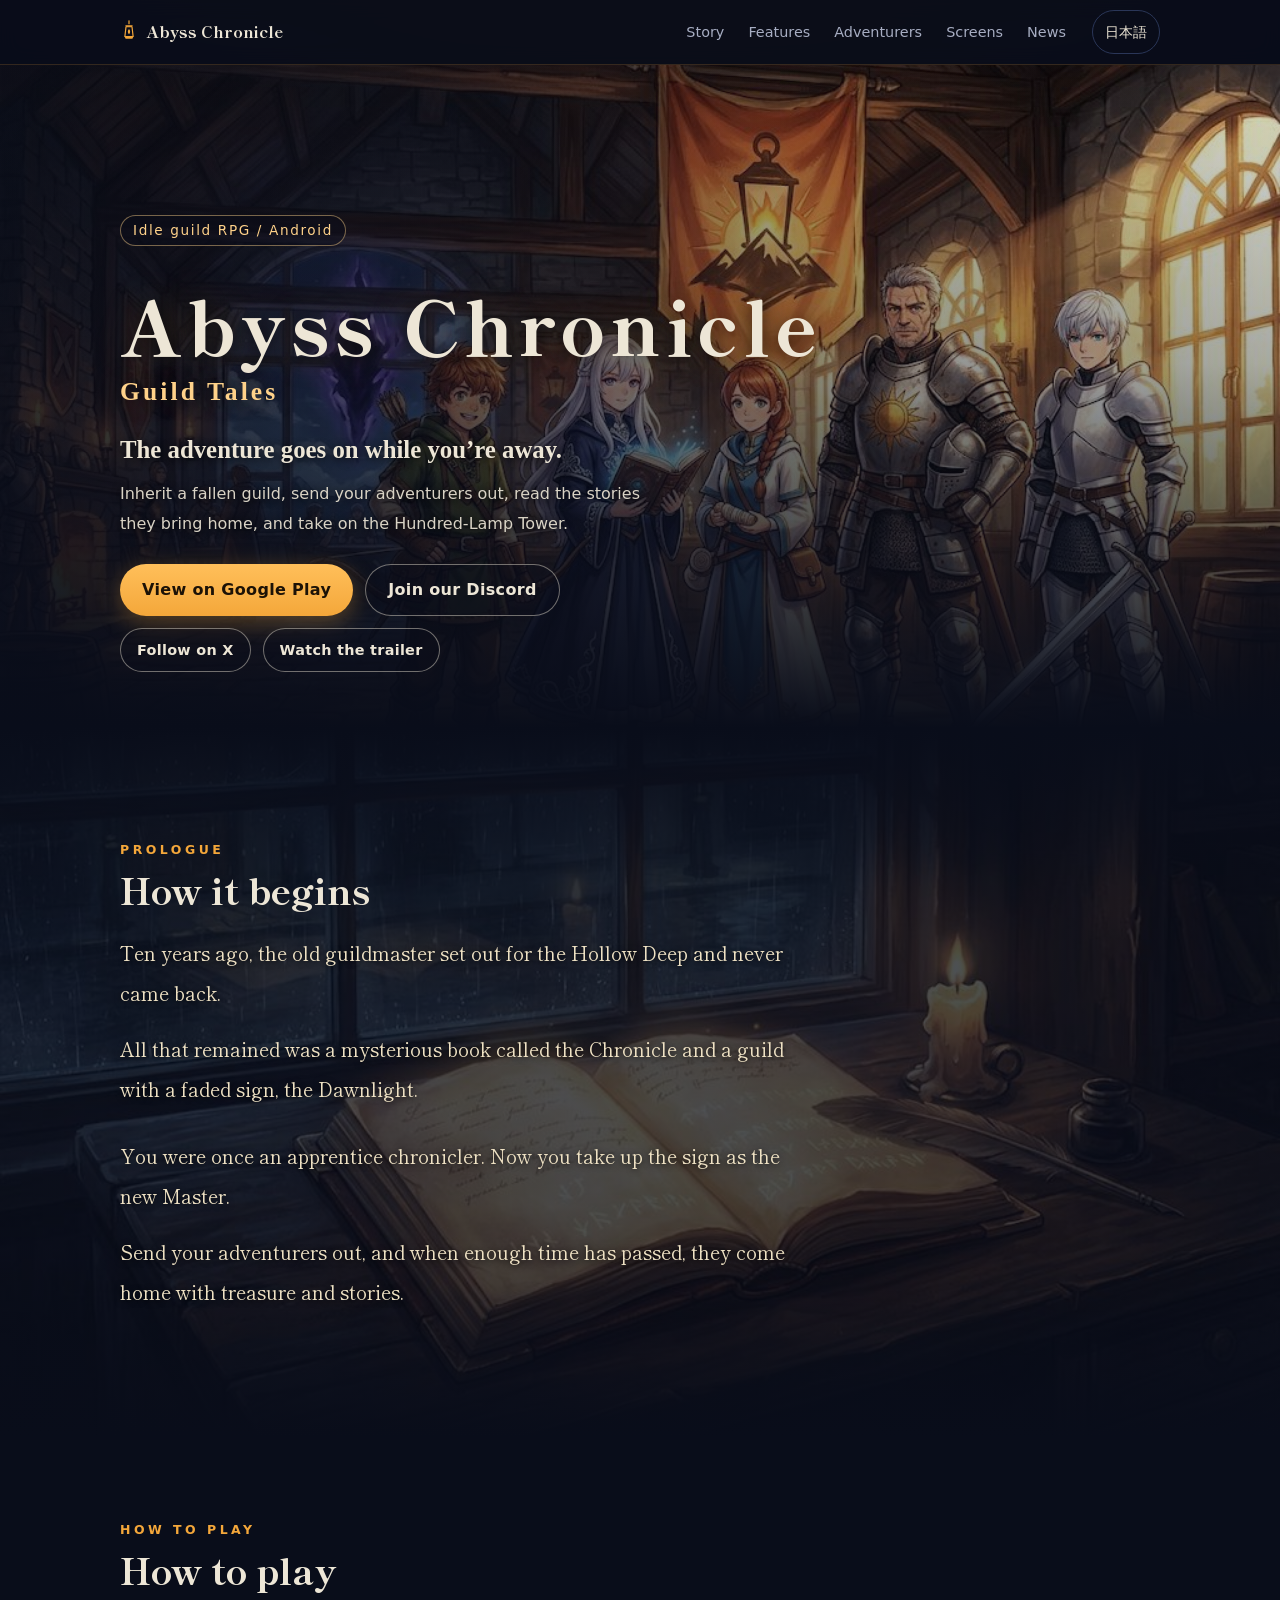
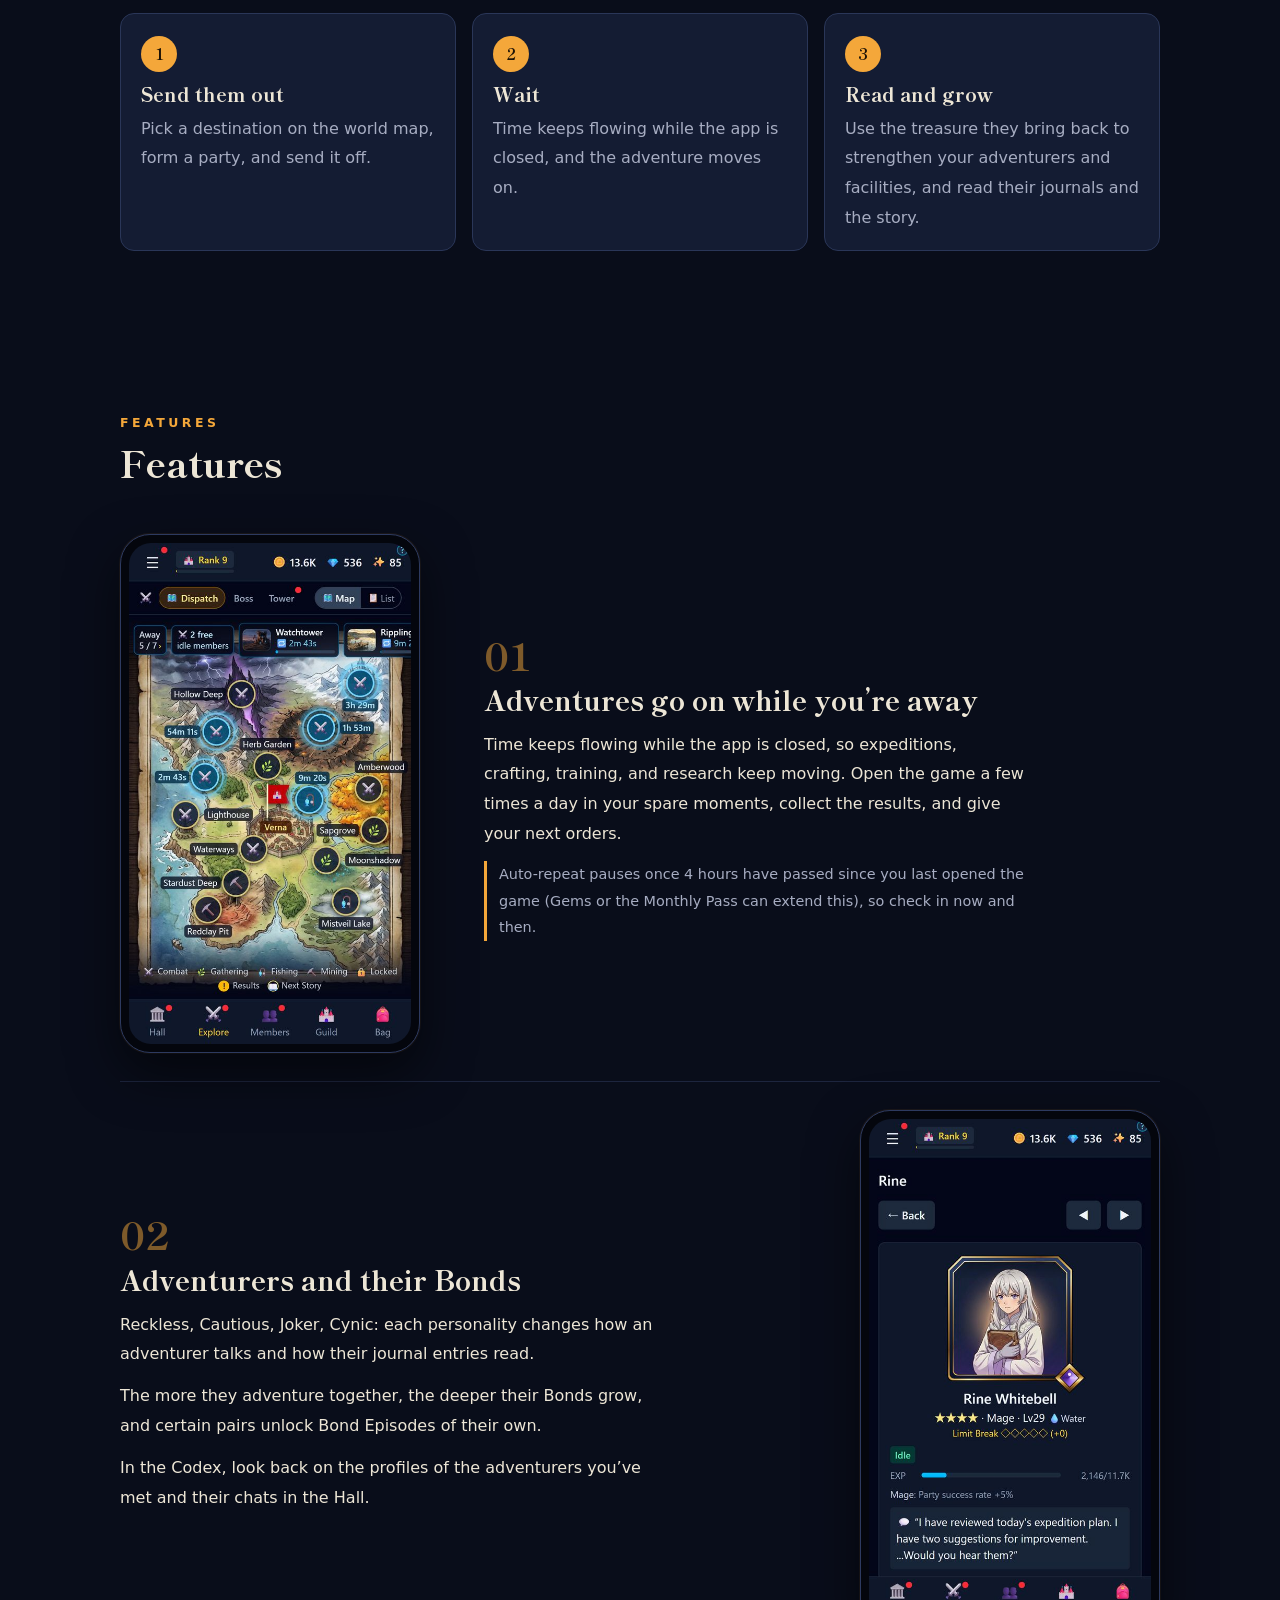
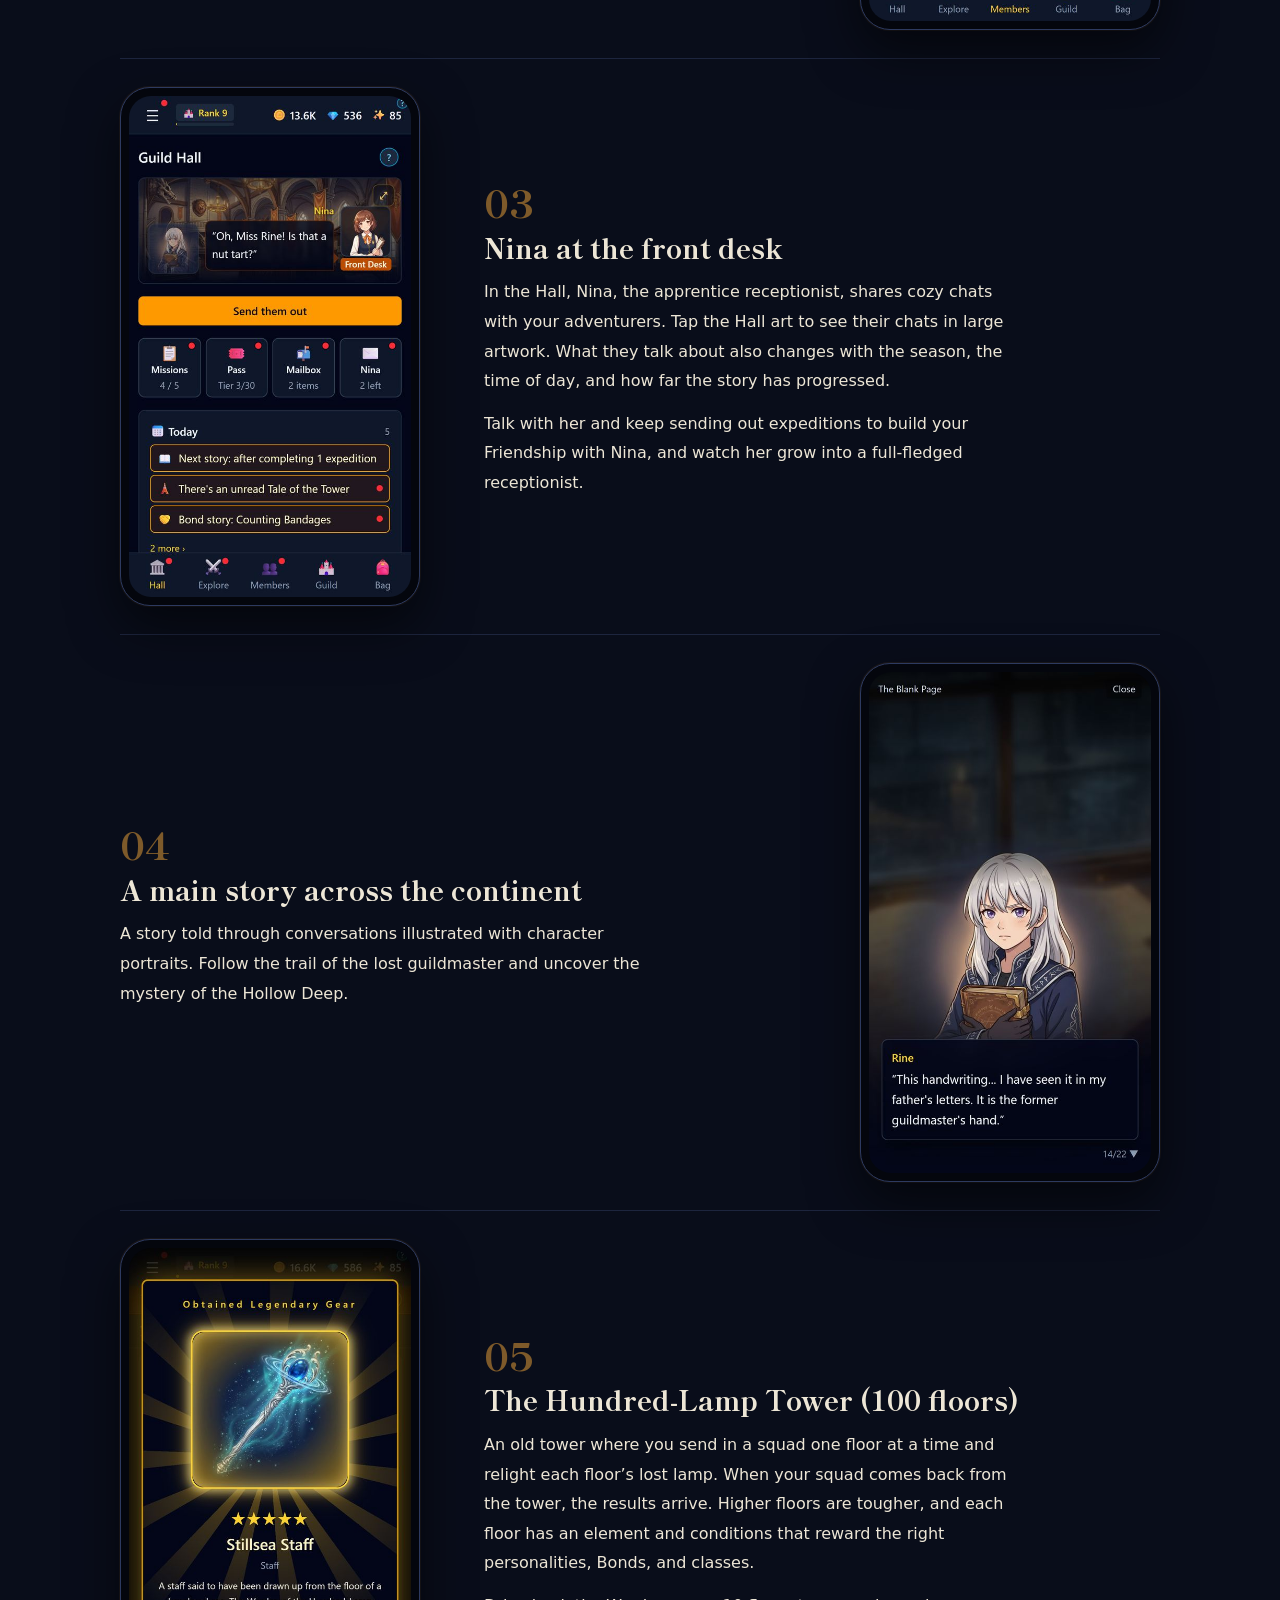
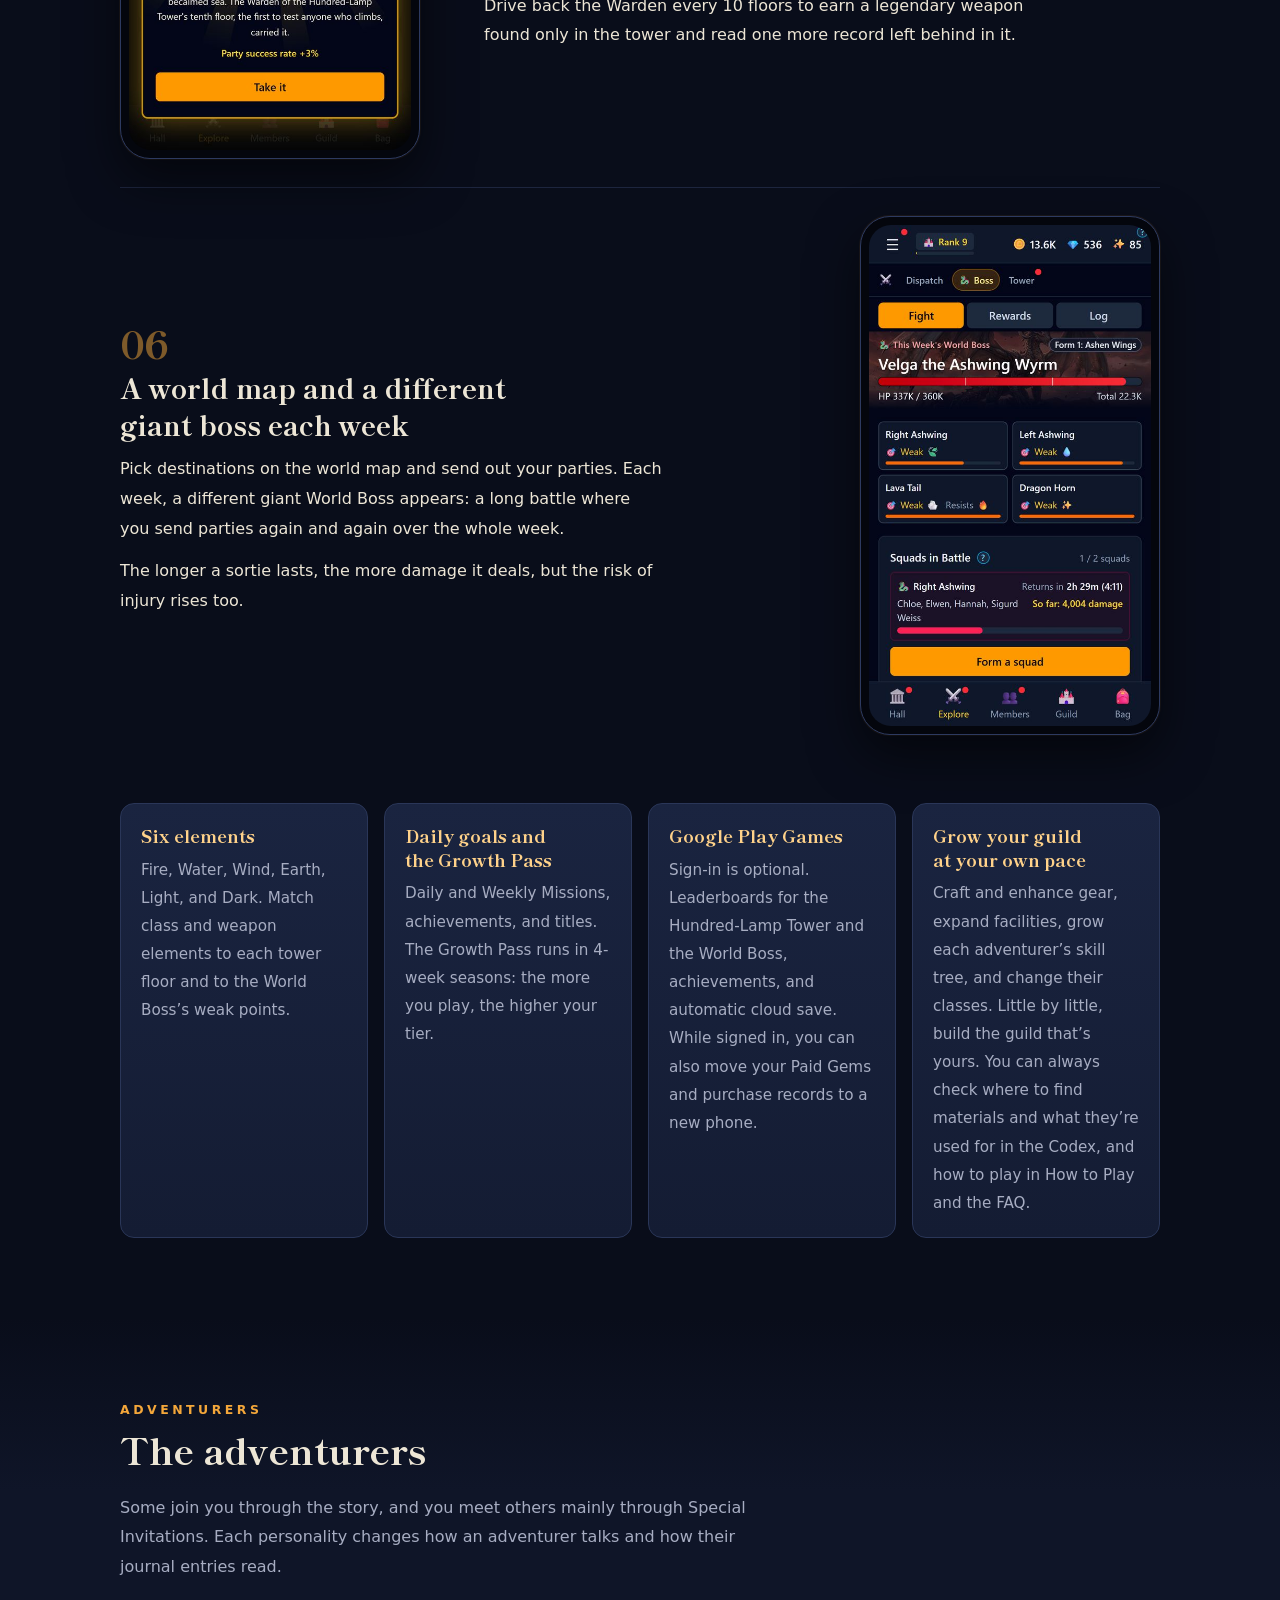
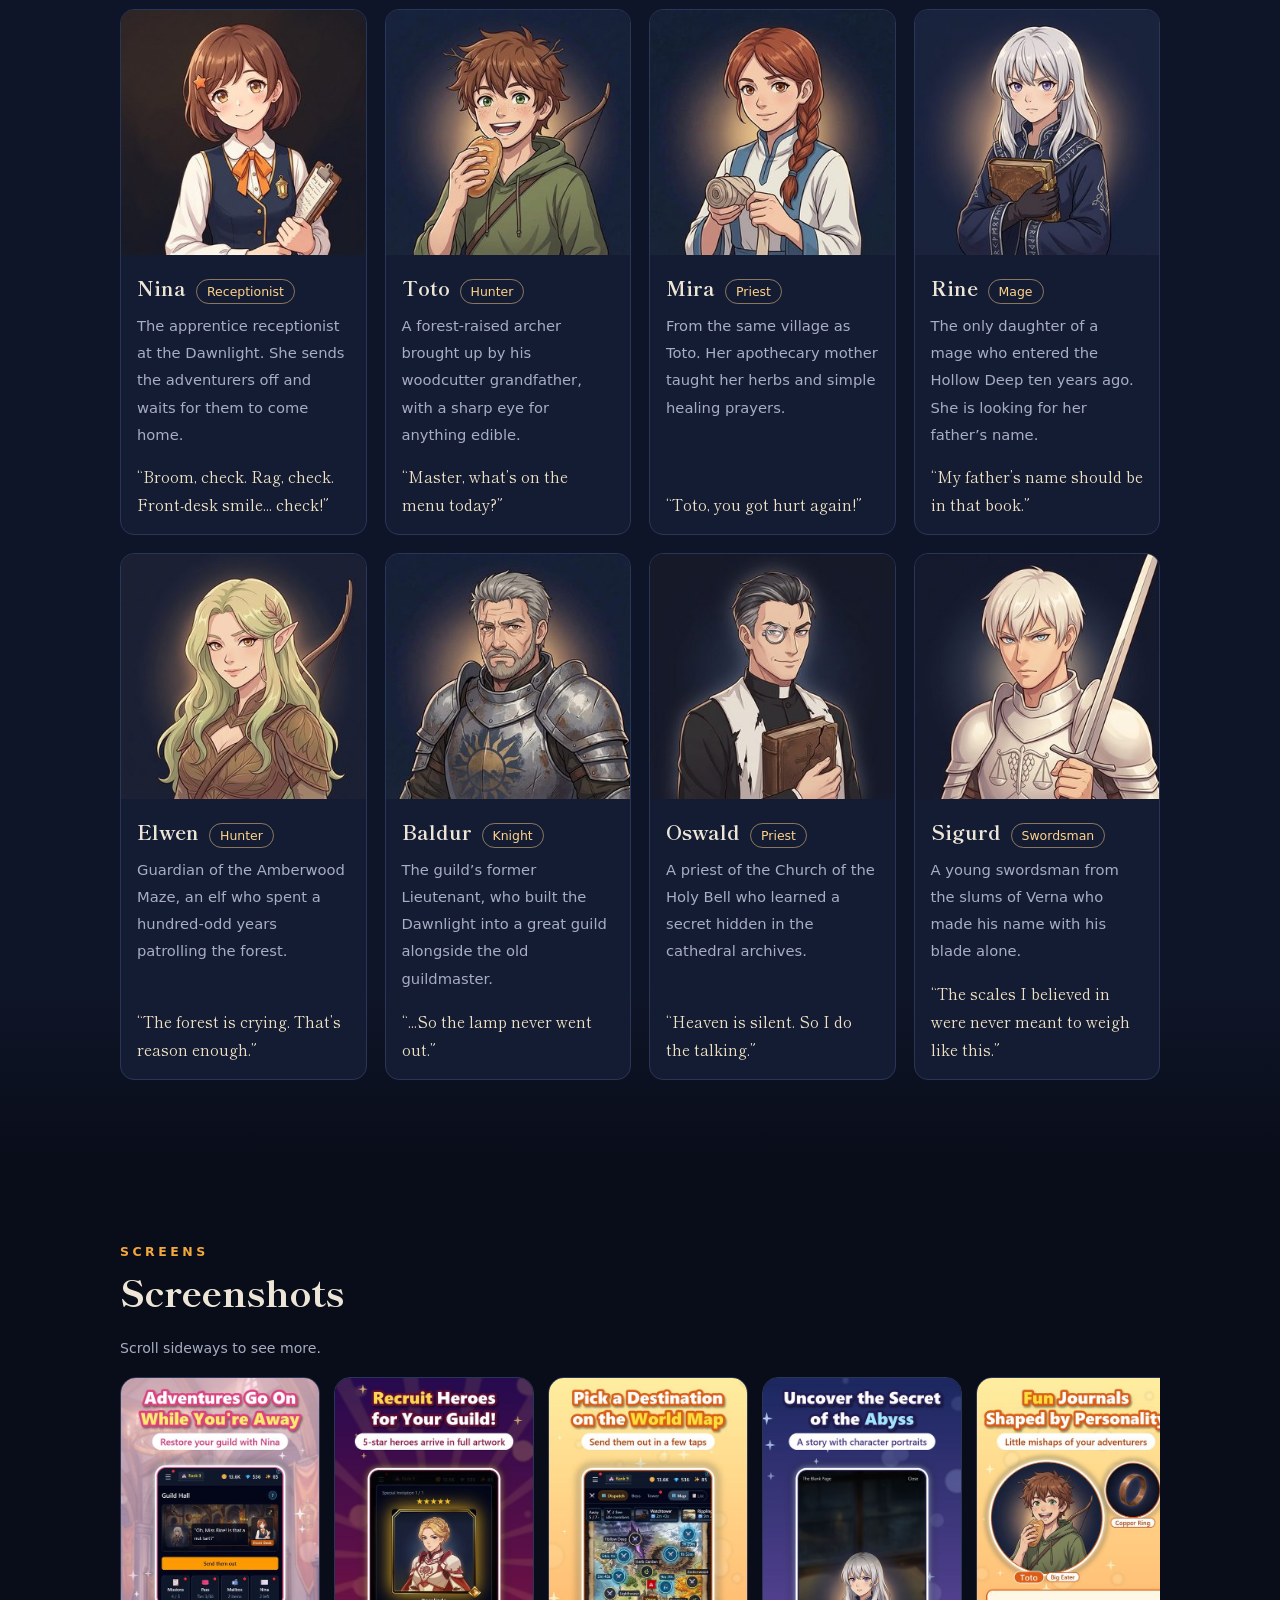
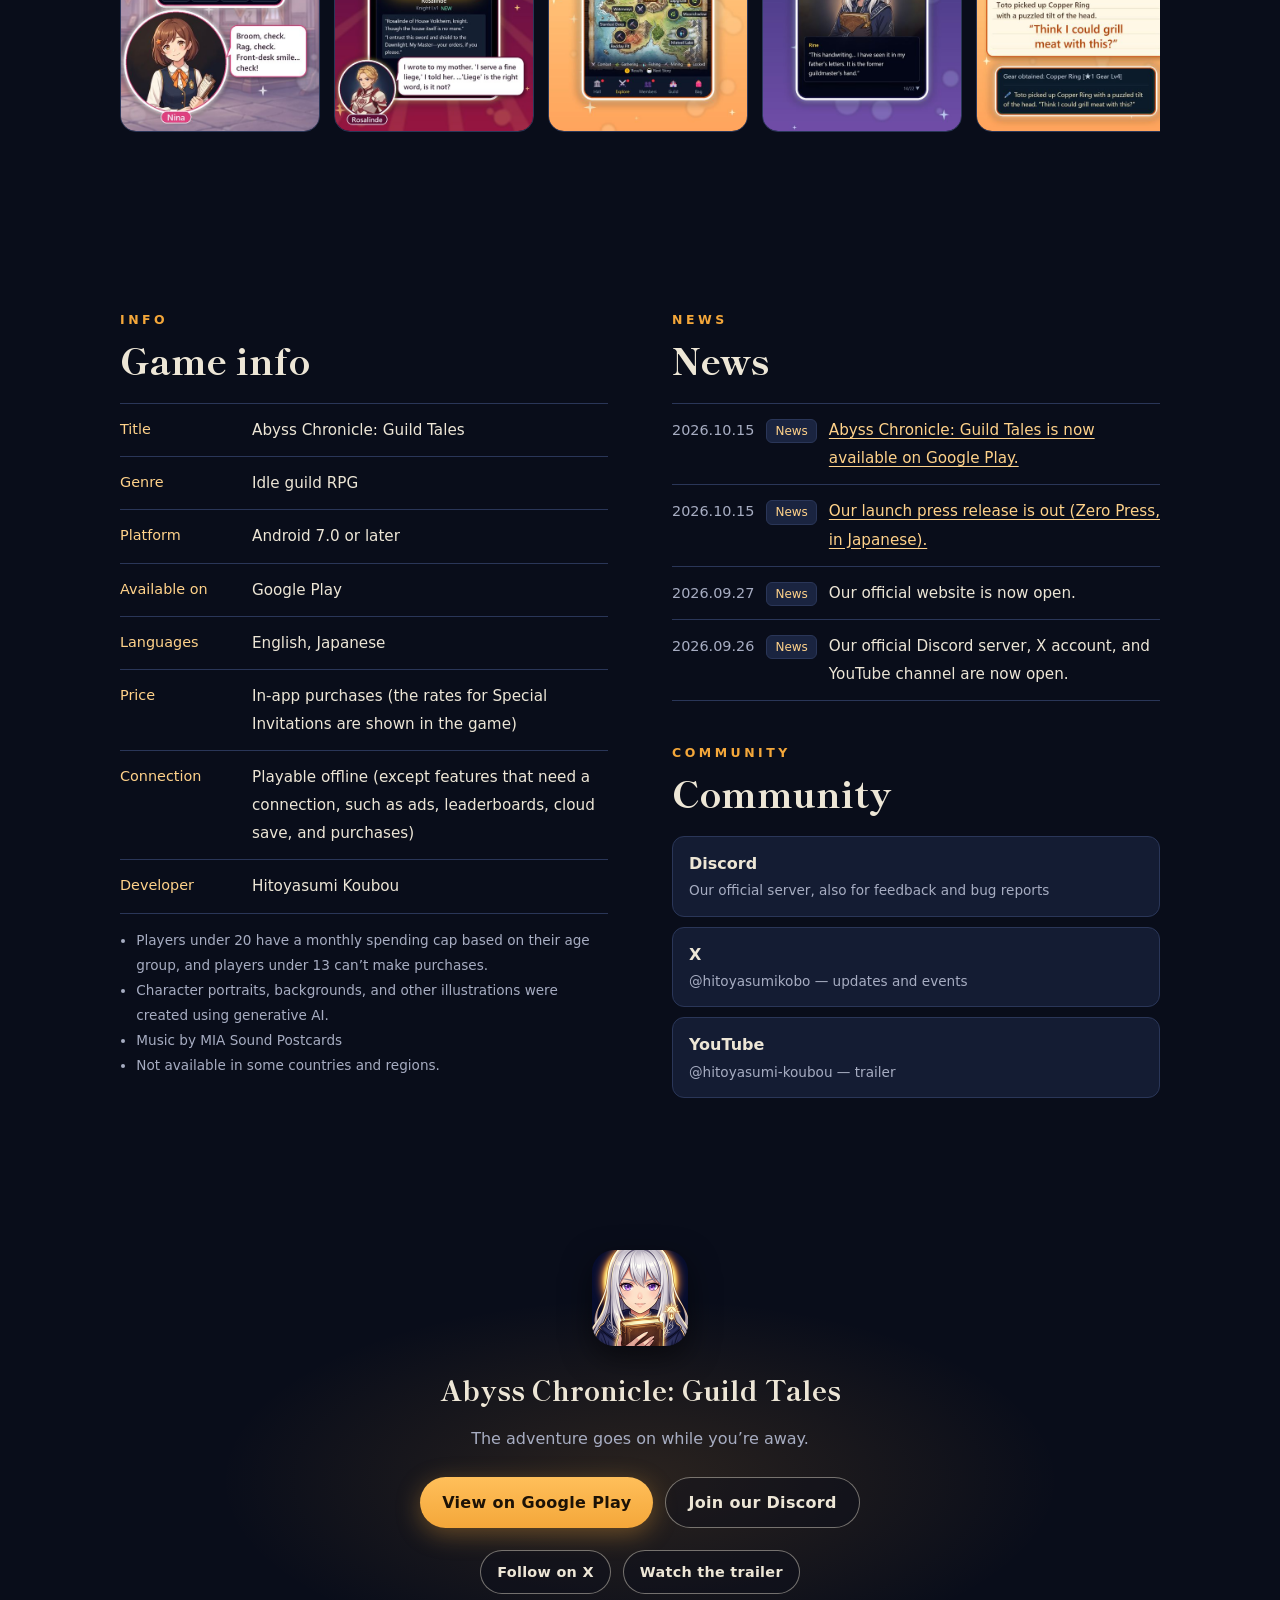
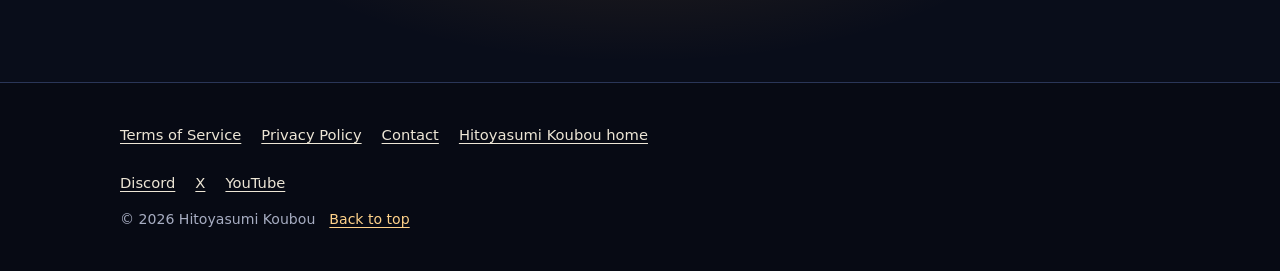
<file: abyss-chronicle/en/index.html>
<!doctype html>
<html lang="en">
<head>
<meta charset="utf-8">
<meta name="viewport" content="width=device-width, initial-scale=1, viewport-fit=cover">
<title>Abyss Chronicle: Guild Tales | Hitoyasumi Koubou</title>
<meta name="description" content="An idle guild RPG for Android. Inherit a fallen guild, send your adventurers out, and read the stories they bring home. The adventure goes on while you’re away.">
<link rel="canonical" href="https://hitoyasumi-koubou.github.io/abyss-chronicle/en/">
<link rel="alternate" hreflang="ja" href="https://hitoyasumi-koubou.github.io/abyss-chronicle/">
<link rel="alternate" hreflang="en" href="https://hitoyasumi-koubou.github.io/abyss-chronicle/en/">
<link rel="alternate" hreflang="x-default" href="https://hitoyasumi-koubou.github.io/abyss-chronicle/">
<meta property="og:type" content="website">
<meta property="og:site_name" content="Hitoyasumi Koubou">
<meta property="og:title" content="Abyss Chronicle: Guild Tales | Hitoyasumi Koubou">
<meta property="og:description" content="An idle guild RPG for Android. Inherit a fallen guild, send your adventurers out, and read the stories they bring home. The adventure goes on while you’re away.">
<meta property="og:url" content="https://hitoyasumi-koubou.github.io/abyss-chronicle/en/">
<meta property="og:image" content="https://hitoyasumi-koubou.github.io/assets/img/ogp.jpg">
<meta property="og:locale" content="en_US">
<meta name="twitter:card" content="summary_large_image">
<meta name="twitter:site" content="@hitoyasumikobo">
<link rel="icon" type="image/png" sizes="48x48" href="../../assets/img/favicon-48.png">
<link rel="icon" type="image/png" sizes="192x192" href="../../assets/img/icon-192.png">
<link rel="apple-touch-icon" href="../../assets/img/apple-touch-icon.png">
<link rel="preconnect" href="https://fonts.googleapis.com"><link rel="preconnect" href="https://fonts.gstatic.com" crossorigin><link rel="stylesheet" href="https://fonts.googleapis.com/css2?family=Shippori+Mincho+B1:wght@600;800&family=Zen+Kaku+Gothic+New:wght@400;700&display=swap">
<link rel="stylesheet" href="../../assets/css/game.css">
</head>
<body class="game">
<a class="skip" href="#main">Skip to content</a>
<header class="g-header">
  <div class="g-header-in">
    <a class="g-brand" href="#top"><svg class="lamp" viewBox="0 0 24 32" aria-hidden="true"><path d="M12 1v4" stroke="currentColor" stroke-width="1.6" stroke-linecap="round"/><path d="M7 7h10l-1 2H8z" fill="currentColor"/><path d="M8 9h8l1.5 13h-11z" fill="none" stroke="currentColor" stroke-width="1.6" stroke-linejoin="round"/><path d="M12 12c2 2.5 2.2 4.5 0 7-2.2-2.5-2-4.5 0-7z" fill="currentColor"/><path d="M6 22h12l-1.5 3h-9z" fill="currentColor"/></svg><span>Abyss Chronicle</span></a>
    <nav class="g-nav" aria-label="Features"><a href="#story">Story</a><a href="#features">Features</a><a href="#adventurers">Adventurers</a><a href="#screens">Screens</a><a href="#news">News</a></nav><a class="lang" href="../" hreflang="ja" lang="ja">日本語</a>
  </div>
</header>
<main id="main">
  <section class="hero" id="top">
    <img class="hero-bg" src="../../assets/img/kv.jpg" alt="" width="1024" height="572">
    <div class="hero-in">
      <p class="eyebrow">Idle guild RPG / Android</p>
      <h1><span class="h1-main">Abyss Chronicle</span><span class="h1-sub">Guild Tales</span></h1>
      <p class="catch">The adventure goes on while you’re away.</p>
      <p class="lead">Inherit a fallen guild, send your adventurers out, read the stories they bring home, and take on the Hundred-Lamp Tower.</p>
      <p class="actions"><a class="btn btn-lamp" href="https://play.google.com/store/apps/details?id=jp.hitoyasumikoubou.abysschronicle&amp;referrer=utm_source%3Dsite%26utm_medium%3Dweb%26utm_campaign%3Dlaunch">View on Google Play</a><a class="btn btn-ghost" href="https://discord.gg/Fvb69Ty5zP">Join our Discord</a></p><p class="actions follow-row"><a class="btn btn-ghost" href="https://x.com/hitoyasumikobo">Follow on X</a><a class="btn btn-ghost" href="https://youtu.be/F5InyIVBQ9A">Watch the trailer</a></p>
    </div>
  </section>

  <section class="story" id="story" aria-labelledby="story-title">
    <img class="story-bg" src="../../assets/img/art/chronicle.jpg" alt="" width="960" height="536" loading="lazy">
    <div class="wrap story-in">
      <p class="label">PROLOGUE</p>
      <h2 id="story-title">How it begins</h2>
      <div class="story-text"><p>Ten years ago, the old guildmaster set out for the Hollow Deep and never came back.</p><p>All that remained was a mysterious book called the Chronicle and a guild with a faded sign, the Dawnlight.</p><p>You were once an apprentice chronicler. Now you take up the sign as the new Master.</p><p>Send your adventurers out, and when enough time has passed, they come home with treasure and stories.</p></div>
    </div>
  </section>

  <section class="wrap sec" aria-labelledby="how-title">
    <p class="label">HOW TO PLAY</p>
    <h2 id="how-title">How to play</h2>
    <ol class="how"><li><span class="step-n">1</span><h3>Send them out</h3><p>Pick a destination on the world map, form a party, and send it off.</p></li><li><span class="step-n">2</span><h3>Wait</h3><p>Time keeps flowing while the app is closed, and the adventure moves on.</p></li><li><span class="step-n">3</span><h3>Read and grow</h3><p>Use the treasure they bring back to strengthen your adventurers and facilities, and read their journals and the story.</p></li></ol>
  </section>

  <section class="wrap sec" id="features" aria-labelledby="feat-title">
    <p class="label">FEATURES</p>
    <h2 id="feat-title">Features</h2>
    <article class="feat">
      <figure class="phone"><img src="../../assets/img/shots/en/08_map.jpg" alt="" width="540" height="960" loading="lazy"></figure>
      <div class="feat-text"><p class="feat-n">01</p><h3>Adventures go on while you’re away</h3><p>Time keeps flowing while the app is closed, so expeditions, crafting, training, and research keep moving. Open the game a few times a day in your spare moments, collect the results, and give your next orders.</p><p class="note">Auto-repeat pauses once 4 hours have passed since you last opened the game (Gems or the Monthly Pass can extend this), so check in now and then.</p></div>
    </article><article class="feat flip">
      <figure class="phone"><img src="../../assets/img/shots/en/10_rine.jpg" alt="" width="540" height="960" loading="lazy"></figure>
      <div class="feat-text"><p class="feat-n">02</p><h3>Adventurers and their Bonds</h3><p>Reckless, Cautious, Joker, Cynic: each personality changes how an adventurer talks and how their journal entries read.</p><p>The more they adventure together, the deeper their Bonds grow, and certain pairs unlock Bond Episodes of their own.</p><p>In the Codex, look back on the profiles of the adventurers you’ve met and their chats in the Hall.</p></div>
    </article><article class="feat">
      <figure class="phone"><img src="../../assets/img/shots/en/01_hall.jpg" alt="" width="540" height="960" loading="lazy"></figure>
      <div class="feat-text"><p class="feat-n">03</p><h3>Nina at the front desk</h3><p>In the Hall, Nina, the apprentice receptionist, shares cozy chats with your adventurers. Tap the Hall art to see their chats in large artwork. What they talk about also changes with the season, the time of day, and how far the story has progressed.</p><p>Talk with her and keep sending out expeditions to build your Friendship with Nina, and watch her grow into a full-fledged receptionist.</p></div>
    </article><article class="feat flip">
      <figure class="phone"><img src="../../assets/img/shots/en/05_story.jpg" alt="" width="540" height="960" loading="lazy"></figure>
      <div class="feat-text"><p class="feat-n">04</p><h3>A main story across the continent</h3><p>A story told through conversations illustrated with character portraits. Follow the trail of the lost guildmaster and uncover the mystery of the Hollow Deep.</p></div>
    </article><article class="feat">
      <figure class="phone"><img src="../../assets/img/shots/en/09_tower.jpg" alt="" width="540" height="960" loading="lazy"></figure>
      <div class="feat-text"><p class="feat-n">05</p><h3>The Hundred-Lamp Tower (100 floors)</h3><p>An old tower where you send in a squad one floor at a time and relight each floor’s lost lamp. When your squad comes back from the tower, the results arrive. Higher floors are tougher, and each floor has an element and conditions that reward the right personalities, Bonds, and classes.</p><p>Drive back the Warden every 10 floors to earn a legendary weapon found only in the tower and read one more record left behind in it.</p></div>
    </article><article class="feat flip">
      <figure class="phone"><img src="../../assets/img/shots/en/04_boss.jpg" alt="" width="540" height="960" loading="lazy"></figure>
      <div class="feat-text"><p class="feat-n">06</p><h3>A world map and a different giant boss each week</h3><p>Pick destinations on the world map and send out your parties. Each week, a different giant World Boss appears: a long battle where you send parties again and again over the whole week.</p><p>The longer a sortie lasts, the more damage it deals, but the risk of injury rises too.</p></div>
    </article>
    <ul class="more"><li><h3>Six elements</h3><p>Fire, Water, Wind, Earth, Light, and Dark. Match class and weapon elements to each tower floor and to the World Boss’s weak points.</p></li><li><h3>Daily goals and the Growth Pass</h3><p>Daily and Weekly Missions, achievements, and titles. The Growth Pass runs in 4-week seasons: the more you play, the higher your tier.</p></li><li><h3>Google Play Games</h3><p>Sign-in is optional. Leaderboards for the Hundred-Lamp Tower and the World Boss, achievements, and automatic cloud save. While signed in, you can also move your Paid Gems and purchase records to a new phone.</p></li><li><h3>Grow your guild at your own pace</h3><p>Craft and enhance gear, expand facilities, grow each adventurer’s skill tree, and change their classes. Little by little, build the guild that’s yours. You can always check where to find materials and what they’re used for in the Codex, and how to play in How to Play and the FAQ.</p></li></ul>
  </section>

  <section class="sec adv" id="adventurers" aria-labelledby="adv-title">
    <div class="wrap">
      <p class="label">ADVENTURERS</p>
      <h2 id="adv-title">The adventurers</h2>
      <p class="sec-lead">Some join you through the story, and you meet others mainly through Special Invitations. Each personality changes how an adventurer talks and how their journal entries read.</p>
      <ul class="chars"><li class="char">
        <img src="../../assets/img/chars/nina.jpg" alt="Nina" width="320" height="320" loading="lazy">
        <div class="char-body"><p class="char-head"><b>Nina</b><span class="job">Receptionist</span></p><p>The apprentice receptionist at the Dawnlight. She sends the adventurers off and waits for them to come home.</p><p class="quote">“Broom, check. Rag, check. Front-desk smile... check!”</p></div>
      </li><li class="char">
        <img src="../../assets/img/chars/toto.jpg" alt="Toto" width="320" height="320" loading="lazy">
        <div class="char-body"><p class="char-head"><b>Toto</b><span class="job">Hunter</span></p><p>A forest-raised archer brought up by his woodcutter grandfather, with a sharp eye for anything edible.</p><p class="quote">“Master, what’s on the menu today?”</p></div>
      </li><li class="char">
        <img src="../../assets/img/chars/mira.jpg" alt="Mira" width="320" height="320" loading="lazy">
        <div class="char-body"><p class="char-head"><b>Mira</b><span class="job">Priest</span></p><p>From the same village as Toto. Her apothecary mother taught her herbs and simple healing prayers.</p><p class="quote">“Toto, you got hurt again!”</p></div>
      </li><li class="char">
        <img src="../../assets/img/chars/rine.jpg" alt="Rine" width="320" height="320" loading="lazy">
        <div class="char-body"><p class="char-head"><b>Rine</b><span class="job">Mage</span></p><p>The only daughter of a mage who entered the Hollow Deep ten years ago. She is looking for her father’s name.</p><p class="quote">“My father’s name should be in that book.”</p></div>
      </li><li class="char">
        <img src="../../assets/img/chars/elwen.jpg" alt="Elwen" width="320" height="320" loading="lazy">
        <div class="char-body"><p class="char-head"><b>Elwen</b><span class="job">Hunter</span></p><p>Guardian of the Amberwood Maze, an elf who spent a hundred-odd years patrolling the forest.</p><p class="quote">“The forest is crying. That’s reason enough.”</p></div>
      </li><li class="char">
        <img src="../../assets/img/chars/bard.jpg" alt="Baldur" width="320" height="320" loading="lazy">
        <div class="char-body"><p class="char-head"><b>Baldur</b><span class="job">Knight</span></p><p>The guild’s former Lieutenant, who built the Dawnlight into a great guild alongside the old guildmaster.</p><p class="quote">“...So the lamp never went out.”</p></div>
      </li><li class="char">
        <img src="../../assets/img/chars/oswald.jpg" alt="Oswald" width="320" height="320" loading="lazy">
        <div class="char-body"><p class="char-head"><b>Oswald</b><span class="job">Priest</span></p><p>A priest of the Church of the Holy Bell who learned a secret hidden in the cathedral archives.</p><p class="quote">“Heaven is silent. So I do the talking.”</p></div>
      </li><li class="char">
        <img src="../../assets/img/chars/sigurd.jpg" alt="Sigurd" width="320" height="320" loading="lazy">
        <div class="char-body"><p class="char-head"><b>Sigurd</b><span class="job">Swordsman</span></p><p>A young swordsman from the slums of Verna who made his name with his blade alone.</p><p class="quote">“The scales I believed in were never meant to weigh like this.”</p></div>
      </li></ul>
    </div>
  </section>

  <section class="wrap sec" id="screens" aria-labelledby="screens-title">
    <p class="label">SCREENS</p>
    <h2 id="screens-title">Screenshots</h2>
    <p class="muted small">Scroll sideways to see more.</p>
    <ul class="gallery" tabindex="0" aria-label="Screenshots"><li><img src="../../assets/img/store/en/01_hall.jpg" alt="" width="480" height="853" loading="lazy"></li><li><img src="../../assets/img/store/en/02_gacha.jpg" alt="" width="480" height="853" loading="lazy"></li><li><img src="../../assets/img/store/en/08_map.jpg" alt="" width="480" height="853" loading="lazy"></li><li><img src="../../assets/img/store/en/05_story.jpg" alt="" width="480" height="853" loading="lazy"></li><li><img src="../../assets/img/store/en/07_journal.jpg" alt="" width="480" height="853" loading="lazy"></li><li><img src="../../assets/img/store/en/04_boss.jpg" alt="" width="480" height="853" loading="lazy"></li><li><img src="../../assets/img/store/en/06_member.jpg" alt="" width="480" height="853" loading="lazy"></li><li><img src="../../assets/img/store/en/09_tower.jpg" alt="" width="480" height="853" loading="lazy"></li></ul>
  </section>

  <section class="wrap sec two-col" aria-labelledby="info-title">
    <div>
      <p class="label">INFO</p>
      <h2 id="info-title">Game info</h2>
      <dl class="info"><div><dt>Title</dt><dd>Abyss Chronicle: Guild Tales</dd></div><div><dt>Genre</dt><dd>Idle guild RPG</dd></div><div><dt>Platform</dt><dd>Android 7.0 or later</dd></div><div><dt>Available on</dt><dd>Google Play</dd></div><div><dt>Languages</dt><dd>English, Japanese</dd></div><div><dt>Price</dt><dd>In-app purchases (the rates for Special Invitations are shown in the game)</dd></div><div><dt>Connection</dt><dd>Playable offline (except features that need a connection, such as ads, leaderboards, cloud save, and purchases)</dd></div><div><dt>Developer</dt><dd>Hitoyasumi Koubou</dd></div></dl>
      <ul class="notes"><li>Players under 20 have a monthly spending cap based on their age group, and players under 13 can’t make purchases.</li><li>Character portraits, backgrounds, and other illustrations were created using generative AI.</li><li>Music by MIA Sound Postcards</li><li>Not available in some countries and regions.</li></ul>
    </div>
    <div id="news">
      <p class="label">NEWS</p>
      <h2>News</h2>
      <ul class="news"><li><time datetime="2026-10-15">2026.10.15</time><span class="tag">News</span><span class="news-text"><a href="https://play.google.com/store/apps/details?id=jp.hitoyasumikoubou.abysschronicle&amp;referrer=utm_source%3Dsite%26utm_medium%3Dweb%26utm_campaign%3Dlaunch">Abyss Chronicle: Guild Tales is now available on Google Play.</a></span></li><li><time datetime="2026-10-15">2026.10.15</time><span class="tag">News</span><span class="news-text"><a href="https://zero-press.net/p/r-mv5u9wf8pgk1">Our launch press release is out (Zero Press, in Japanese).</a></span></li><li><time datetime="2026-09-27">2026.09.27</time><span class="tag">News</span><span class="news-text">Our official website is now open.</span></li><li><time datetime="2026-09-26">2026.09.26</time><span class="tag">News</span><span class="news-text">Our official Discord server, X account, and YouTube channel are now open.</span></li></ul>
      <p class="label comm-label">COMMUNITY</p>
      <h2>Community</h2>
      <ul class="comms"><li><a class="comm" href="https://discord.gg/Fvb69Ty5zP"><b>Discord</b><span>Our official server, also for feedback and bug reports</span></a></li><li><a class="comm" href="https://x.com/hitoyasumikobo"><b>X</b><span>@hitoyasumikobo — updates and events</span></a></li><li><a class="comm" href="https://youtu.be/F5InyIVBQ9A"><b>YouTube</b><span>@hitoyasumi-koubou — trailer</span></a></li></ul>
    </div>
  </section>

  <section class="final">
    <div class="wrap final-in">
      <img src="../../assets/img/icon-192.png" alt="" width="96" height="96" loading="lazy">
      <p class="final-title"><span class="nw">Abyss Chronicle:</span> <span class="nw">Guild Tales</span></p>
      <p class="catch">The adventure goes on while you’re away.</p>
      <p class="actions"><a class="btn btn-lamp" href="https://play.google.com/store/apps/details?id=jp.hitoyasumikoubou.abysschronicle&amp;referrer=utm_source%3Dsite%26utm_medium%3Dweb%26utm_campaign%3Dlaunch">View on Google Play</a><a class="btn btn-ghost" href="https://discord.gg/Fvb69Ty5zP">Join our Discord</a></p><p class="actions follow-row"><a class="btn btn-ghost" href="https://x.com/hitoyasumikobo">Follow on X</a><a class="btn btn-ghost" href="https://youtu.be/F5InyIVBQ9A">Watch the trailer</a></p>
    </div>
  </section>
</main>
<footer class="g-footer">
  <div class="wrap g-footer-in">
    <p class="foot-links"><a href="https://sites.google.com/view/hitoyasumi-koubou/abyss-chronicle-terms">Terms of Service</a><a href="https://sites.google.com/view/hitoyasumi-koubou/abyss-chronicle-privacy">Privacy Policy</a><a href="mailto:akatsuki.guild.games@gmail.com">Contact</a><a href="../../en/">Hitoyasumi Koubou home</a></p>
    <p class="foot-links"><a href="https://discord.gg/Fvb69Ty5zP">Discord</a><a href="https://x.com/hitoyasumikobo">X</a><a href="https://www.youtube.com/@hitoyasumi-koubou">YouTube</a></p>
    <p class="muted small">© 2026 Hitoyasumi Koubou　<a href="#top">Back to top</a></p>
  </div>
</footer>
</body>
</html>
</file>
<file: assets/css/studio.css>
/* ひとやすみ工房のトップ。ゲームのポータルの形（大きな1枚の紹介・作品・お知らせ）。端末の明るい・暗いの設定に合わせる */
:root {
  --bg: #f2f4f8;
  --surface: #ffffff;
  --surface-2: #f7f8fb;
  --text: #182033;
  --muted: #5a6479;
  --line: #dde2ec;
  --accent: #b35a00;
  --accent-ink: #ffffff;
  --accent-soft: #fff1dd;
  --shadow: 0 1px 2px rgba(24, 32, 51, .06), 0 8px 24px rgba(24, 32, 51, .06);
  --serif: 'Shippori Mincho B1', 'Hiragino Mincho ProN', 'Yu Mincho', serif;
  --sans: 'Zen Kaku Gothic New', system-ui, -apple-system, 'Hiragino Sans', 'Yu Gothic UI', sans-serif;
  --r: 16px;
}
@media (prefers-color-scheme: dark) {
  :root {
    color-scheme: dark;
    --bg: #0c1120;
    --surface: #141b2e;
    --surface-2: #10172a;
    --text: #e8ebf3;
    --muted: #9ea7bc;
    --line: #253049;
    --accent: #f4a73a;
    --accent-ink: #1c1206;
    --accent-soft: #2a2010;
    --shadow: 0 1px 2px rgba(0, 0, 0, .3), 0 10px 28px rgba(0, 0, 0, .3);
  }
}
* { box-sizing: border-box; }
html { scroll-behavior: smooth; scroll-padding-top: 72px; }
body { margin: 0; background: var(--bg); color: var(--text); font-family: var(--sans); font-size: 16px; line-height: 1.8; -webkit-text-size-adjust: 100%; }
body:lang(ja), :lang(ja) body { line-break: strict; }
img { max-width: 100%; height: auto; display: block; }
a { color: var(--accent); text-underline-offset: 3px; }
h1, h2, h3 { line-height: 1.35; text-wrap: balance; margin: 0; }
p { margin: 0 0 .7em; }
.wrap { max-width: 1080px; margin-inline: auto; padding-inline: 20px; }
.muted { color: var(--muted); }
.skip { position: absolute; left: -9999px; }
.skip:focus { left: 12px; top: 12px; z-index: 50; background: var(--accent); color: var(--accent-ink); padding: 6px 12px; border-radius: 8px; }

/* 上の帯 */
.s-header { position: sticky; top: 0; z-index: 20; background: color-mix(in srgb, var(--surface) 88%, transparent); backdrop-filter: blur(10px); border-bottom: 1px solid var(--line); padding-top: env(safe-area-inset-top, 0px); }
.s-header-in { display: flex; align-items: center; gap: 16px; min-height: 60px; }
.brand { display: flex; align-items: center; gap: 10px; color: var(--text); text-decoration: none; flex: none; white-space: nowrap; }
.brand .mark { width: 30px; height: 30px; color: var(--accent); flex: none; }
.brand span { display: flex; flex-direction: column; line-height: 1.15; }
.brand b { font-family: var(--serif); font-size: 1.15rem; font-weight: 800; letter-spacing: .04em; }
.brand small { font-size: .7rem; color: var(--muted); letter-spacing: .08em; }
.s-nav { display: flex; gap: 2px; margin-left: auto; overflow-x: auto; scrollbar-width: none; min-width: 0; }
.s-nav::-webkit-scrollbar { display: none; }
.s-nav a { color: var(--muted); text-decoration: none; font-size: .92rem; padding: 6px 10px; border-radius: 8px; white-space: nowrap; }
.s-nav a:hover { color: var(--text); background: var(--surface-2); }
.s-header .lang { flex: none; border: 1px solid var(--line); color: var(--text); text-decoration: none; font-size: .9rem; padding: 6px 12px; border-radius: 8px; white-space: nowrap; }
.s-header .lang:hover { border-color: var(--accent); }

/* ボタン */
.actions { display: flex; flex-wrap: wrap; gap: 10px; margin: 0; }
.btn { display: inline-flex; align-items: center; justify-content: center; min-height: 46px; padding: 8px 20px; border-radius: 10px; font-weight: 700; text-decoration: none; }
.btn-accent { background: var(--accent); color: var(--accent-ink); }
.btn-accent:hover { filter: brightness(1.08); color: var(--accent-ink); }
.btn-line { border: 1px solid var(--line); color: var(--text); background: var(--surface); }
.btn-line:hover { border-color: var(--accent); }
.btn-glass { border: 1px solid rgba(255, 255, 255, .55); color: #fff; background: rgba(10, 14, 28, .35); }
.btn-glass:hover { background: rgba(10, 14, 28, .55); color: #fff; }

/* いちばん上の大きな紹介（作品が1本のうちは1枚を大きく） */
.pickup { position: relative; overflow: hidden; isolation: isolate; border-radius: 22px; margin-top: 24px; min-height: 420px; display: flex; align-items: flex-end; box-shadow: var(--shadow); background: #0b1020; }
.pickup-bg { position: absolute; inset: 0; width: 100%; height: 100%; object-fit: cover; object-position: 60% 30%; z-index: -2; }
.pickup::after { content: ''; position: absolute; inset: 0; z-index: -1; background: linear-gradient(90deg, rgba(8, 11, 22, .9) 0%, rgba(8, 11, 22, .6) 45%, rgba(8, 11, 22, .05) 80%), linear-gradient(0deg, rgba(8, 11, 22, .7), transparent 50%); }
.pickup-in { padding: clamp(24px, 5vw, 48px); color: #fff; max-width: 620px; }
.chip { display: inline-block; font-size: .75rem; font-weight: 700; letter-spacing: .2em; background: #f4a73a; color: #1c1206; border-radius: 6px; padding: 2px 10px; margin-bottom: 12px; }
.pickup h1 { font-family: var(--serif); font-weight: 800; }
.pickup h1 span { display: block; font-size: clamp(1.8rem, 8vw, 3.4rem); letter-spacing: .05em; white-space: nowrap; text-shadow: 0 2px 16px rgba(0, 0, 0, .6); }
.pickup h1 small { display: block; font-size: clamp(.95rem, 2.8vw, 1.25rem); letter-spacing: .12em; color: #ffd28a; font-weight: 600; }
.pickup-catch { font-family: var(--serif); font-size: clamp(1.05rem, 3vw, 1.3rem); font-weight: 600; margin: 14px 0 4px; }
.pickup-lead { color: #dcd8cf; font-size: .95rem; margin-bottom: 20px; }

/* 見出し */
.block { padding-block: clamp(48px, 8vw, 80px) 0; }
.label { font-size: .75rem; font-weight: 700; letter-spacing: .28em; color: var(--accent); margin: 0 0 2px; }
.block h2 { font-family: var(--serif); font-weight: 800; font-size: clamp(1.5rem, 4.2vw, 2rem); margin-bottom: 20px; }

/* 作品 */
.work { display: grid; grid-template-columns: minmax(0, 240px) minmax(0, 1fr); gap: clamp(20px, 4vw, 40px); background: var(--surface); border: 1px solid var(--line); border-radius: var(--r); padding: clamp(16px, 3vw, 28px); box-shadow: var(--shadow); align-items: start; }
.work-art img { border-radius: 12px; aspect-ratio: 9 / 16; object-fit: cover; width: 100%; }
.work-head { display: flex; gap: 14px; align-items: center; margin-bottom: 14px; }
.work-icon { width: 64px; height: 64px; border-radius: 16px; flex: none; }
.work h3 { font-family: var(--serif); font-weight: 800; font-size: clamp(1.15rem, 3vw, 1.45rem); }
.work h3 a { color: var(--text); text-decoration: none; }
.work h3 a:hover { color: var(--accent); }
.work-head p { margin: 0; font-size: .9rem; }
.points { list-style: none; margin: 14px 0 0; padding: 0; display: grid; gap: 8px; }
.points li { position: relative; padding-left: 22px; }
.points li::before { content: ''; position: absolute; left: 4px; top: .7em; width: 8px; height: 8px; border-radius: 50%; background: var(--accent); }
.tags { list-style: none; margin: 14px 0 20px; padding: 0; display: flex; flex-wrap: wrap; gap: 6px; }
.tags li { font-size: .8rem; background: var(--accent-soft); color: var(--text); border-radius: 999px; padding: 2px 12px; }

/* お知らせ */
.news { list-style: none; margin: 0; padding: 0; background: var(--surface); border: 1px solid var(--line); border-radius: var(--r); overflow: hidden; }
.news li { display: grid; grid-template-columns: auto auto 1fr; gap: 6px 14px; align-items: baseline; padding: 14px 20px; }
.news li + li { border-top: 1px solid var(--line); }
.news time { font-variant-numeric: tabular-nums; color: var(--muted); font-size: .9rem; }
.news .tag { font-size: .75rem; border: 1px solid var(--line); border-radius: 6px; padding: 0 8px; color: var(--muted); }

/* 工房について・連絡 */
.two { display: grid; grid-template-columns: repeat(auto-fit, minmax(300px, 1fr)); gap: 24px 48px; align-items: start; }
.contact-card { background: var(--surface); border: 1px solid var(--line); border-radius: var(--r); padding: 24px; box-shadow: var(--shadow); }
.contact-card h3 { font-size: 1.1rem; margin-bottom: 8px; }
.mail { font-weight: 700; word-break: break-all; }
.sns { list-style: none; margin: 12px 0 0; padding: 0; display: flex; flex-wrap: wrap; gap: 8px; }
.sns a { display: inline-block; border: 1px solid var(--line); border-radius: 999px; padding: 4px 14px; text-decoration: none; color: var(--text); font-size: .9rem; }
.sns a:hover { border-color: var(--accent); }

/* 下 */
.s-footer { margin-top: clamp(56px, 8vw, 88px); border-top: 1px solid var(--line); background: var(--surface); padding-block: 24px calc(24px + env(safe-area-inset-bottom, 0px)); }
.s-footer-in { display: flex; flex-wrap: wrap; justify-content: space-between; gap: 8px 24px; font-size: .9rem; }
.foot-links { display: flex; flex-wrap: wrap; gap: 6px 18px; margin: 0; }
.foot-links a { color: var(--text); }
.s-footer p { margin: 0; }

.notfound { padding-block: 96px; text-align: center; }
.notfound .actions { justify-content: center; margin-top: 16px; }

@media (max-width: 480px) {
  .s-nav { display: none; }
  .s-header .lang { margin-left: auto; }
}
@media (max-width: 640px) {
  .brand small { display: none; }
  .pickup { min-height: 460px; }
  .pickup::after { background: linear-gradient(0deg, rgba(8, 11, 22, .95) 0%, rgba(8, 11, 22, .7) 50%, rgba(8, 11, 22, .1) 100%); }
  .work { grid-template-columns: 1fr; }
  .work-art { max-width: 200px; }
  .news li { grid-template-columns: auto 1fr; padding: 12px 16px; }
  .news-text { grid-column: 1 / -1; }
}
@media (prefers-reduced-motion: reduce) { html { scroll-behavior: auto; } }

/* 公開の前の「近日公開」 */
.btn.is-soon { cursor: default; border-style: dashed; opacity: .92; }
.btn-glass.is-soon:hover { background: rgba(10, 14, 28, .35); }
.btn-line.is-soon:hover { border-color: var(--line); }
.follow { margin: 12px 0 0; font-size: .88rem; color: #dcd8cf; }

/* ───── 2026-10-04 スマホの幅の確かめ（CHECK_1004.md）で直した所 ───── */
/* 幅 320 で「工房について」と「お問い合わせ」の欄が右の余白にはみ出さないように（300px より狭いときは画面の幅に合わせる） */
.two { grid-template-columns: repeat(auto-fit, minmax(min(300px, 100%), 1fr)); }
/* お知らせの札（お知らせ／News）が狭い画面で横いっぱいにのびないように */
.news .tag { justify-self: start; }
/* 押す所を高さ 44px 以上に（上の帯・SNS の札・メール・下の帯のリンク。下の帯は見た目の間隔を変えずに押せる所だけ広げる） */
.s-nav a, .s-header .lang { display: inline-flex; align-items: center; min-height: 44px; }
.sns a { padding: 9px 14px; min-width: 44px; text-align: center; }
.mail a { display: inline-block; padding-block: 10px; }
.s-footer-in { align-items: center; }
.foot-links { gap: 0 18px; }
.foot-links a { display: inline-block; padding: 10px 8px; margin-inline: -8px; }
/* 日本語の見出しを言葉の途中で折り返さない（404 の「ページが見／つかりません」など。対応していない端末では今までどおり） */
:lang(ja) h1, :lang(ja) h2, :lang(ja) h3 { word-break: auto-phrase; }
@media (max-width: 374px) {
  /* 幅 320 で、英語の工房の名前に押されて言語の切り替えが画面の外に出ないように（横にはみ出していた）・PICK UP の題が札の端で切れないように */
  .s-header-in { gap: 10px; }
  .brand { gap: 8px; }
  .brand .mark { width: 26px; height: 26px; }
  .brand b { font-size: .95rem; letter-spacing: .02em; }
  .pickup h1 span { font-size: 1.55rem; }
  /* 幅 320 で「Coming soon to Google Play」の札が2行に割れないように・メールの宛先が「.co／m」で割れないように */
  .pickup-in { padding-inline: 20px; }
  .pickup .btn { padding-inline: 16px; }
  .contact-card { padding-inline: 18px; }
}
</file>
<file: assets/css/game.css>
/* 深淵のクロニクルの頁。ゲームの画面と同じ「夜のギルドホールとランプの灯」の1つの見た目にそろえる（明るい見た目は作らない） */
:root {
  color-scheme: dark;
  --ink: #090d1a;
  --ink-2: #0f1528;
  --panel: #141c33;
  --panel-2: #1a2440;
  --line: #2a3658;
  --text: #ede6d6;
  --muted: #a7adc2;
  --lamp: #f4a73a;
  --lamp-soft: #ffd28a;
  --lamp-ink: #1c1206;
  --abyss: #8f73ff;
  --parch: #efe2c4;
  --parch-ink: #2b2113;
  --serif: 'Shippori Mincho B1', 'Hiragino Mincho ProN', 'Yu Mincho', serif;
  --sans: 'Zen Kaku Gothic New', system-ui, -apple-system, 'Hiragino Sans', 'Yu Gothic UI', sans-serif;
  --r: 14px;
}
* { box-sizing: border-box; }
html { scroll-behavior: smooth; scroll-padding-top: 64px; }
body {
  margin: 0;
  background: var(--ink) radial-gradient(1200px 600px at 50% -200px, #2a1d0c 0%, transparent 70%) no-repeat;
  color: var(--text);
  font-family: var(--sans);
  font-size: 16px;
  line-height: 1.85;
  -webkit-text-size-adjust: 100%;
}
:lang(ja) body, body:lang(ja) { line-break: strict; }
img { max-width: 100%; height: auto; display: block; }
a { color: var(--lamp-soft); text-underline-offset: 3px; }
a:hover { color: #fff; }
h1, h2, h3 { font-family: var(--serif); font-weight: 800; line-height: 1.35; text-wrap: balance; margin: 0; }
p { margin: 0 0 .8em; }
.wrap { max-width: 1080px; margin-inline: auto; padding-inline: 20px; }
.muted { color: var(--muted); }
.small { font-size: .88rem; }
.skip { position: absolute; left: -9999px; }
.skip:focus { left: 12px; top: 12px; z-index: 50; background: var(--lamp); color: var(--lamp-ink); padding: 6px 12px; border-radius: 8px; }

/* 上の帯 */
.g-header {
  position: sticky; top: 0; z-index: 20;
  background: rgba(9, 13, 26, .82);
  backdrop-filter: blur(10px);
  border-bottom: 1px solid rgba(244, 167, 58, .18);
  padding-top: env(safe-area-inset-top, 0px);
}
.g-header-in { max-width: 1080px; margin-inline: auto; padding: 10px 20px; display: flex; align-items: center; gap: 16px; }
.g-brand { display: flex; align-items: center; gap: 8px; color: var(--text); text-decoration: none; font-family: var(--serif); font-weight: 800; white-space: nowrap; }
.lamp { width: 18px; height: 24px; color: var(--lamp); flex: none; }
.g-nav { display: flex; gap: 4px; margin-left: auto; overflow-x: auto; scrollbar-width: none; min-width: 0; }
.g-nav::-webkit-scrollbar { display: none; }
.g-nav a { color: var(--muted); text-decoration: none; font-size: .9rem; padding: 6px 10px; border-radius: 999px; white-space: nowrap; }
.g-nav a:hover { color: var(--text); background: var(--panel); }
.g-header .lang { flex: none; border: 1px solid var(--line); color: var(--text); text-decoration: none; font-size: .9rem; padding: 6px 12px; border-radius: 999px; white-space: nowrap; }
.g-header .lang:hover { border-color: var(--lamp); }

/* ボタン */
.actions { display: flex; flex-wrap: wrap; gap: 12px; margin: 0; }
.btn { display: inline-flex; align-items: center; justify-content: center; min-height: 48px; padding: 10px 22px; border-radius: 999px; font-weight: 700; text-decoration: none; letter-spacing: .02em; }
.btn-lamp { background: linear-gradient(180deg, #ffbf5a, var(--lamp)); color: var(--lamp-ink); box-shadow: 0 6px 24px rgba(244, 167, 58, .35); }
.btn-lamp:hover { color: var(--lamp-ink); filter: brightness(1.06); }
.btn-ghost { border: 1px solid rgba(237, 230, 214, .45); color: var(--text); background: rgba(9, 13, 26, .35); }
.btn-ghost:hover { border-color: var(--text); color: #fff; }

/* 最初の大きな絵 */
.hero { position: relative; overflow: hidden; isolation: isolate; }
.hero-bg { position: absolute; inset: 0; width: 100%; height: 100%; object-fit: cover; object-position: 50% 35%; z-index: -2; }
.hero::after {
  content: ''; position: absolute; inset: 0; z-index: -1;
  background:
    linear-gradient(180deg, rgba(9, 13, 26, .15) 0%, rgba(9, 13, 26, .35) 45%, var(--ink) 100%),
    linear-gradient(90deg, rgba(9, 13, 26, .75) 0%, rgba(9, 13, 26, .2) 60%, rgba(9, 13, 26, 0) 100%);
}
.hero-in { max-width: 1080px; margin-inline: auto; padding: clamp(72px, 14vw, 150px) 20px 56px; }
.eyebrow { display: inline-block; font-size: .85rem; letter-spacing: .12em; color: var(--lamp-soft); border: 1px solid rgba(255, 210, 138, .45); padding: 2px 12px; border-radius: 999px; background: rgba(9, 13, 26, .45); }
.hero h1 { margin: 14px 0 10px; text-shadow: 0 2px 18px rgba(0, 0, 0, .7), 0 0 38px rgba(244, 167, 58, .25); }
.h1-main { display: block; font-size: clamp(2rem, 9vw, 4.8rem); letter-spacing: .06em; white-space: nowrap; }
.h1-sub { display: block; font-size: clamp(1.05rem, 3.4vw, 1.6rem); letter-spacing: .12em; color: var(--lamp-soft); font-weight: 600; }
.hero .catch { font-family: var(--serif); font-size: clamp(1.15rem, 3.6vw, 1.55rem); font-weight: 600; margin: 18px 0 6px; text-shadow: 0 2px 10px rgba(0, 0, 0, .8); }
.hero .lead { max-width: 34em; color: #d9d3c5; text-shadow: 0 1px 8px rgba(0, 0, 0, .9); margin-bottom: 26px; }

/* 見出し */
.label { font-size: .78rem; letter-spacing: .28em; color: var(--lamp); margin: 0 0 4px; font-weight: 700; }
.sec { padding-block: clamp(48px, 7vw, 80px); }
.sec h2, .story h2 { font-size: clamp(1.6rem, 4.6vw, 2.3rem); margin-bottom: 18px; }
.sec-lead { max-width: 40em; color: var(--muted); }

/* はじまり（本と蝋燭の絵に、羊皮紙の色の文） */
.story { position: relative; overflow: hidden; isolation: isolate; padding-block: clamp(64px, 10vw, 110px); }
.story-bg { position: absolute; inset: 0; width: 100%; height: 100%; object-fit: cover; z-index: -2; filter: saturate(.9); }
.story::after { content: ''; position: absolute; inset: 0; z-index: -1; background: linear-gradient(180deg, var(--ink) 0%, rgba(9, 13, 26, .72) 22%, rgba(9, 13, 26, .72) 78%, var(--ink) 100%); }
.story-text { max-width: 36em; font-family: var(--serif); font-size: clamp(1.02rem, 2.6vw, 1.2rem); line-height: 2.1; color: var(--parch); text-shadow: 0 1px 6px rgba(0, 0, 0, .8); }
.story-text p:nth-child(3) { margin-top: 1.4em; }

/* 遊び方 */
.how { list-style: none; margin: 0; padding: 0; display: grid; grid-template-columns: repeat(auto-fit, minmax(220px, 1fr)); gap: 16px; }
.how li { background: var(--panel); border: 1px solid var(--line); border-radius: var(--r); padding: 22px 20px 18px; }
.how h3 { font-size: 1.2rem; margin: 10px 0 6px; }
.how p { color: var(--muted); margin: 0; }
.step-n { display: inline-grid; place-items: center; width: 36px; height: 36px; border-radius: 50%; background: var(--lamp); color: var(--lamp-ink); font-weight: 700; font-family: var(--serif); }

/* 特長 */
.feat { display: grid; grid-template-columns: minmax(0, 300px) minmax(0, 1fr); gap: clamp(24px, 5vw, 64px); align-items: center; padding-block: 28px; }
.feat + .feat { border-top: 1px solid rgba(42, 54, 88, .6); }
.feat.flip { grid-template-columns: minmax(0, 1fr) minmax(0, 300px); }
.feat.flip .phone { order: 2; }
.phone { margin: 0; justify-self: center; width: 100%; max-width: 300px; padding: 8px; border-radius: 30px; background: #04060d; border: 1px solid #2d3a60; box-shadow: 0 20px 50px rgba(0, 0, 0, .55), 0 0 0 1px rgba(244, 167, 58, .08); }
.phone img { border-radius: 22px; aspect-ratio: 9 / 16; object-fit: cover; width: 100%; }
.feat-n { font-family: var(--serif); font-size: 2.4rem; line-height: 1; color: rgba(244, 167, 58, .5); margin: 0 0 8px; font-weight: 800; }
.feat h3 { font-size: clamp(1.3rem, 3.6vw, 1.7rem); margin-bottom: 12px; }
.feat-text { max-width: 34em; }
.note { font-size: .9rem; color: var(--muted); border-left: 3px solid var(--lamp); padding-left: 12px; }
.more { list-style: none; margin: 40px 0 0; padding: 0; display: grid; grid-template-columns: repeat(auto-fit, minmax(230px, 1fr)); gap: 16px; }
.more li { background: linear-gradient(180deg, var(--panel-2), var(--panel)); border: 1px solid var(--line); border-radius: var(--r); padding: 20px; }
.more h3 { font-size: 1.1rem; margin-bottom: 8px; color: var(--lamp-soft); }
.more p { margin: 0; color: var(--muted); font-size: .95rem; }

/* 冒険者 */
.adv { background: linear-gradient(180deg, var(--ink) 0%, var(--ink-2) 12%, var(--ink-2) 88%, var(--ink) 100%); }
.chars { list-style: none; margin: 28px 0 0; padding: 0; display: grid; grid-template-columns: repeat(auto-fill, minmax(230px, 1fr)); gap: 18px; }
.char { background: var(--panel); border: 1px solid var(--line); border-radius: var(--r); overflow: hidden; display: flex; flex-direction: column; }
.char img { width: 100%; aspect-ratio: 1; object-fit: cover; object-position: 50% 20%; }
.char-body { padding: 14px 16px 16px; display: flex; flex-direction: column; gap: 6px; flex: 1; }
.char-body p { margin: 0; font-size: .92rem; color: var(--muted); }
.char-head { display: flex; align-items: baseline; gap: 10px; flex-wrap: wrap; }
.char-head b { font-family: var(--serif); font-size: 1.25rem; color: var(--text); }
.job { font-size: .78rem; border: 1px solid rgba(255, 210, 138, .5); color: var(--lamp-soft); border-radius: 999px; padding: 0 10px; }
.char .quote { margin-top: auto; padding-top: 8px; font-family: var(--serif); color: var(--parch); font-size: .95rem; }

/* 画面 */
.gallery { list-style: none; margin: 12px 0 0; padding: 4px 4px 16px; display: grid; grid-auto-flow: column; grid-auto-columns: minmax(200px, 240px); gap: 14px; overflow-x: auto; scroll-snap-type: x mandatory; scrollbar-color: var(--line) transparent; }
.gallery li { scroll-snap-align: start; }
.gallery img { border-radius: 16px; border: 1px solid var(--line); aspect-ratio: 9 / 16; object-fit: cover; width: 100%; }
.gallery:focus-visible { outline: 2px solid var(--lamp); outline-offset: 4px; border-radius: 8px; }

/* 情報とお知らせ */
.two-col { display: grid; grid-template-columns: repeat(auto-fit, minmax(300px, 1fr)); gap: clamp(32px, 6vw, 64px); align-items: start; }
.info { margin: 0; display: grid; gap: 0; border-top: 1px solid var(--line); }
.info div { display: grid; grid-template-columns: 6.5em 1fr; gap: 12px; padding: 12px 0; border-bottom: 1px solid var(--line); }
:lang(en) .info div { grid-template-columns: 7.5em 1fr; }
.info dt { color: var(--lamp-soft); font-size: .9rem; }
.info dd { margin: 0; font-size: .95rem; }
.notes { margin: 14px 0 0; padding-left: 1.2em; color: var(--muted); font-size: .85rem; }
.news { list-style: none; margin: 0; padding: 0; border-top: 1px solid var(--line); }
.news li { display: grid; grid-template-columns: auto auto 1fr; gap: 6px 12px; align-items: baseline; padding: 12px 0; border-bottom: 1px solid var(--line); }
.news time { font-variant-numeric: tabular-nums; color: var(--muted); font-size: .9rem; }
.news .tag { font-size: .75rem; background: var(--panel-2); border: 1px solid var(--line); border-radius: 6px; padding: 0 8px; color: var(--lamp-soft); }
.news-text { font-size: .95rem; }
.comm-label { margin-top: 40px; }
.comms { list-style: none; margin: 0; padding: 0; display: grid; gap: 10px; }
.comm { display: flex; flex-direction: column; background: var(--panel); border: 1px solid var(--line); border-radius: 12px; padding: 12px 16px; text-decoration: none; color: var(--text); }
.comm:hover { border-color: var(--lamp); color: var(--text); }
.comm b { font-size: 1rem; }
.comm span { font-size: .85rem; color: var(--muted); }

/* 最後の呼びかけ */
.final { padding-block: 72px 88px; text-align: center; background: radial-gradient(600px 260px at 50% 60%, rgba(244, 167, 58, .14), transparent 70%); }
.final-in { display: flex; flex-direction: column; align-items: center; gap: 10px; }
.final img { border-radius: 22px; box-shadow: 0 10px 30px rgba(0, 0, 0, .5); }
.final-title { font-family: var(--serif); font-weight: 800; font-size: clamp(1.25rem, 4vw, 1.7rem); margin: 8px 0 0; }
.final .catch { color: var(--muted); }
.final .actions { justify-content: center; }

/* 下 */
.g-footer { border-top: 1px solid var(--line); padding-block: 28px calc(28px + env(safe-area-inset-bottom, 0px)); background: #070a14; }
.g-footer-in { display: flex; flex-direction: column; gap: 10px; }
.foot-links { display: flex; flex-wrap: wrap; gap: 8px 20px; margin: 0; font-size: .92rem; }
.foot-links a { color: var(--text); }

@media (max-width: 720px) {
  .g-brand span { display: none; }
  .feat, .feat.flip { grid-template-columns: 1fr; }
  .feat.flip .phone { order: 0; }
  .phone { max-width: 250px; }
  .feat-text { max-width: none; }
  .chars { grid-template-columns: repeat(auto-fill, minmax(150px, 1fr)); gap: 12px; }
  .char-body { padding: 12px; }
  .char-body > p:not(.char-head):not(.quote) { font-size: .85rem; }
  .news li { grid-template-columns: auto 1fr; }
  .news-text { grid-column: 1 / -1; }
  .info div { grid-template-columns: 5.5em 1fr; }
}
@media (prefers-reduced-motion: reduce) { html { scroll-behavior: auto; } }

/* 公開の前の「近日公開」と、X・YouTube・Discord への案内 */
.soon-badge { display: inline-flex; flex-wrap: wrap; align-items: baseline; gap: 4px 12px; margin: 0 0 16px; padding: 8px 16px; border-radius: 12px; border: 1px dashed rgba(255, 210, 138, .6); background: rgba(9, 13, 26, .55); color: var(--lamp-soft); font-weight: 700; }
.soon-badge span { font-weight: 400; font-size: .88rem; color: #d9d3c5; }
.follow-row { margin-top: 12px; }
.follow-row .btn { min-height: 40px; padding: 6px 16px; font-size: .9rem; }
.btn.is-soon { cursor: default; border-style: dashed; }
.final .soon-badge { justify-content: center; }
@media (max-width: 720px) {
  .hero .actions .btn { flex: 1 1 100%; }
  .hero .actions .btn-ghost { flex: 1 1 calc(50% - 6px); padding-inline: 10px; white-space: nowrap; }
  .final .actions .btn-ghost { padding-inline: 14px; white-space: nowrap; }
}

/* ───── 2026-10-04 スマホの幅の確かめ（CHECK_1004.md）で直した所 ───── */
/* 上の帯が押す所の大きさの分だけ高くなったので、頁の中の飛び先が帯に隠れないように */
html { scroll-padding-top: 76px; }
/* 幅 320 で「ゲームの情報」と「お知らせ・コミュニティ」の欄が右の余白にはみ出さないように（300px より狭いときは画面の幅に合わせる） */
.two-col { grid-template-columns: repeat(auto-fit, minmax(min(300px, 100%), 1fr)); }
/* 幅 320 で英語の題（Abyss Chronicle）が右の余白に食い込まないように（360 より広い幅では今までどおり） */
.h1-main { font-size: clamp(1.75rem, 9vw, 4.8rem); }
/* お知らせの札（お知らせ／News）が狭い画面で横いっぱいにのびないように */
.news .tag { justify-self: start; }
/* 押す所を高さ 44px 以上に（上の帯の行き先・言語の切り替え・下の帯のリンク。下の帯は見た目の間隔を変えずに押せる所だけ広げる） */
.g-nav a, .g-header .lang { display: inline-flex; align-items: center; min-height: 44px; }
.g-footer-in { gap: 0; }
.foot-links { gap: 0 20px; }
.foot-links a { display: inline-block; padding: 10px 8px; margin-inline: -8px; }
/* 日本語の見出しを言葉の途中で折り返さない（「大陸をめぐるメ／インストーリー」「週／替わり」など。対応していない端末では今までどおり） */
:lang(ja) h1, :lang(ja) h2, :lang(ja) h3, :lang(ja) .final-title { word-break: auto-phrase; }
/* いちばん下の題は、題と副題の間でだけ折り返す（「～／放置ギルド物語～」「Guild／Tales」のように切らない） */
.final-title .nw { display: inline-block; }
/* 公開の日の形の2段目（X でフォロー・予告映像を見る）も、小さく見せたまま押す所は高さ 44px に（前は 40px） */
.follow-row .btn { min-height: 44px; }
@media (max-width: 720px) {
  /* 上の帯の行き先が横に送れることが分かるように、右の端をうすくする（送り切ると、うすい所は空きになる） */
  .g-nav { -webkit-mask-image: linear-gradient(90deg, #000 calc(100% - 24px), transparent); mask-image: linear-gradient(90deg, #000 calc(100% - 24px), transparent); }
  .g-nav::after { content: ''; flex: 0 0 20px; }
}
</file>
